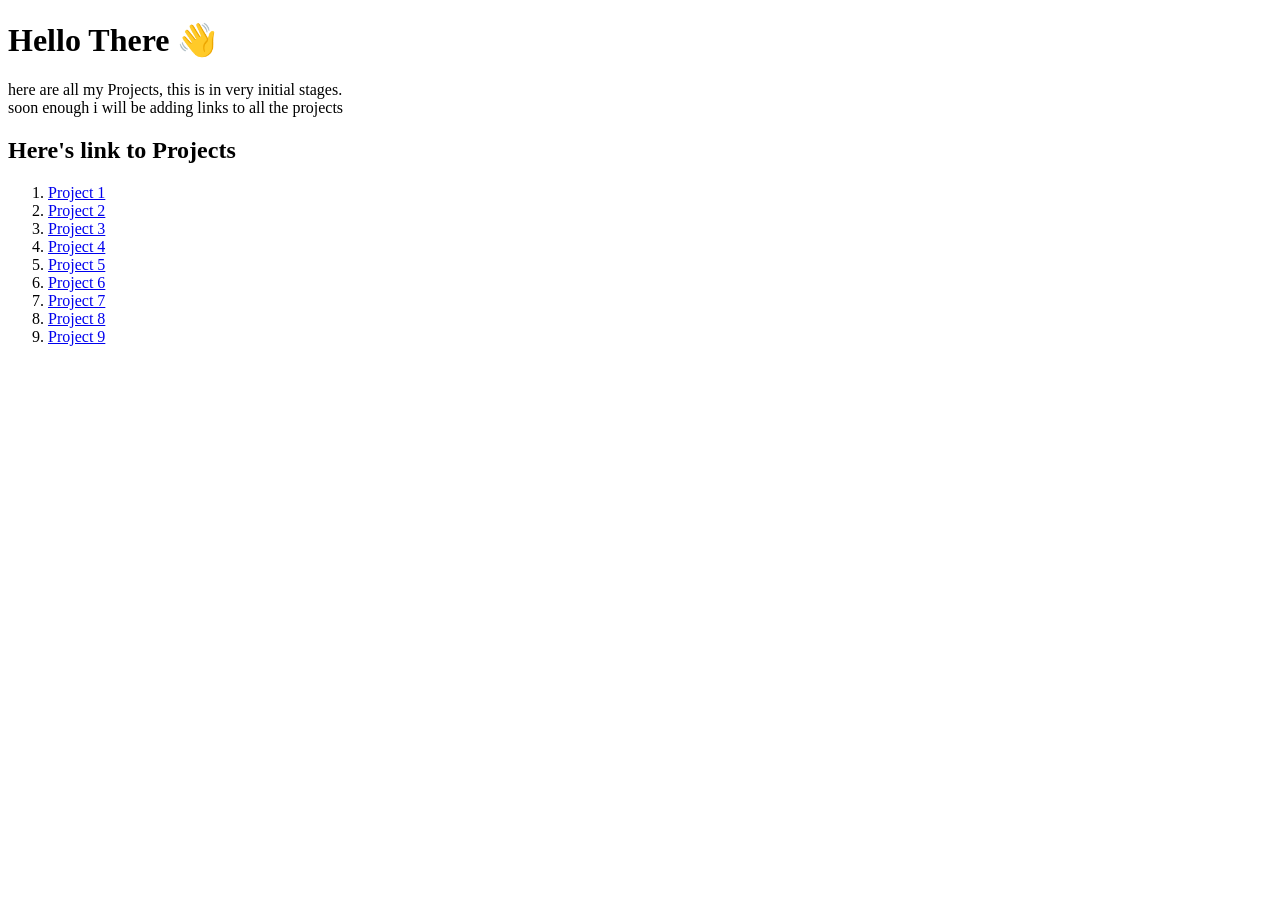
<file: index.html>
<!DOCTYPE html>
<html lang="en">

<head>
    <meta charset="UTF-8">
    <meta name="viewport" content="width=device-width, initial-scale=1.0">
    <meta name="Author" content="Yash Jayasaval">
    <meta name="description" content="Mini Fronted Projects made by Yash Jayasaval">
    <title>Frontend Projects</title>
    
    <link rel="icon" href="main-icon.png" type="image/X-icon">
</head>

<body>
    <h1>Hello There 👋</h1>
    <p>
        here are all my Projects, this is in very initial stages.
        <br>
        soon enough i will be adding links to all the projects
    </p>

    <h2>Here's link to Projects</h2>
    <ol>
        <li>
            <a href="project-1/index.html">Project 1</a>
        </li>
        <li>
            <a href="project-2/index.html">Project 2</a>
        </li>
        <li>
            <a href="project-3/index.html">Project 3</a>
        </li>
        <li>
            <a href="project-4/index.html">Project 4</a>
        </li>
        <li>
            <a href="project-5/index.html">Project 5</a>
        </li>
        <li>
            <a href="project-6/index.html">Project 6</a>
        </li>
        <li>
            <a href="project-7/index.html">Project 7</a>
        </li>
        <li>
            <a href="project-8/index.html">Project 8</a>
        </li>
        <li>
            <a href="project-9/index.html">Project 9</a>
        </li>
    </ol>
</body>

</html>
</file>
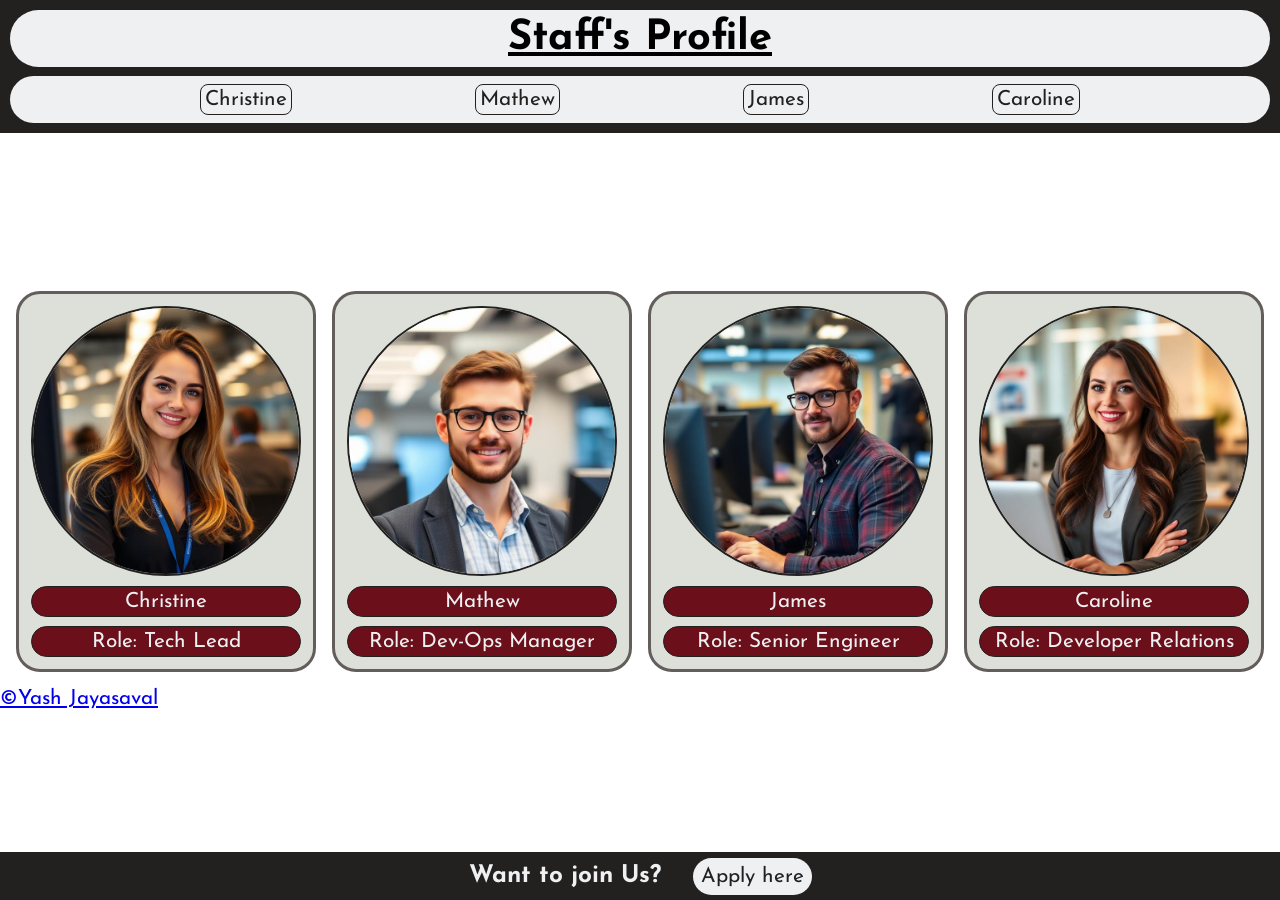
<file: project-1/index.html>
<!DOCTYPE html>
<html lang="en">

<head>
    <meta charset="UTF-8">
    <meta name="viewport" content="width=device-width, initial-scale=1.0">
    <meta name="Author" content="Yash Jayasaval">
    <meta name="description" content="Staff Profile Cards of a small Company">

    <link rel="stylesheet" href="css/style.css">
    <link rel="icon" href="profile.png">
    <title>Staff Profiles</title>
</head>

<body>
    <header>
        <h1 class="head">Staff's Profile</h1>
        <nav>
            <a href="#profile1">Christine</a>
            <a href="#profile2">Mathew</a>
            <a href="#profile3">James</a>
            <a href="#profile4">Caroline</a>
        </nav>
    </header>

    <main>
        <div class="container">
            <section id="profile1" class="card">
                <figure>
                    <img src="img/female1.jpg" alt="Tech Lead" width="640" height="640" title="Christine">
                    <figcaption>Christine</figcaption>
                    <p>Tech Lead</p>
                </figure>
            </section>

            <section id="profile2" class="card">
                <figure>
                    <img src="img/male1.jpg" alt="Mathew" width="640" height="640" title="Mathew">
                    <figcaption>Mathew</figcaption>
                    <div class="name">
                    <p class="nowrap">Dev-Ops Manager</p>
                </figure>
            </section>

            <section id="profile3" class="card">
                <figure>
                    <img src="img/male2.jpg" alt="Tech Lead" width="640" height="640" title="James">
                    <figcaption>James</figcaption>
                    <p class="nowrap">Senior Engineer</p>
                </figure>
            </section>

            <section id="profile4" class="card">
                <figure>
                    <img src="img/female2.jpg" alt="Manager" width="640" height="640" title="Caroline">
                    <figcaption>Caroline</figcaption>
                    <p class="nowrap">Developer Relations</p>
                </figure>
            </section>
        </div>

        <div class="copy">
            <a href="https://github.com/yashjaiswal2019" target="_blank">&copy;Yash Jayasaval</a>
        </div>
    </main>

    <footer>
        <h3>Want to join Us?</h3>
        <a href="join.html">Apply here</a>
    </footer>
</body>

</html>
</file>
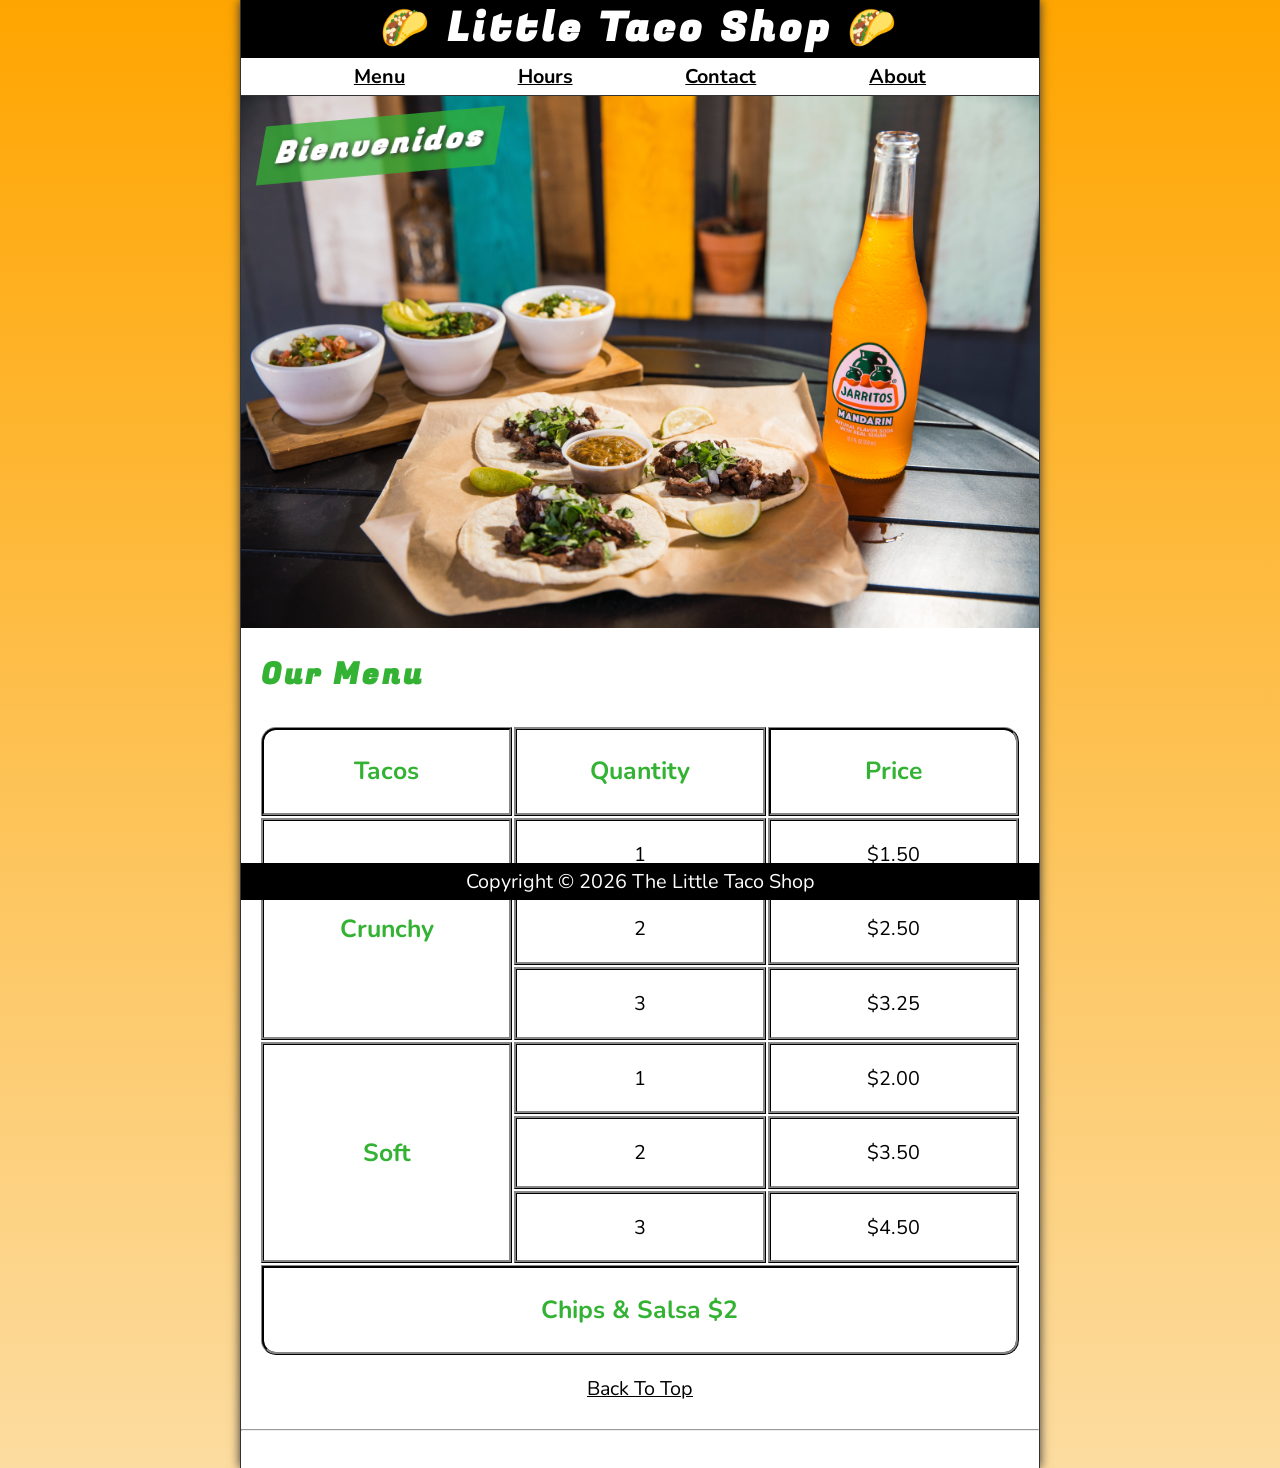
<file: project-2/index.html>
<!DOCTYPE html>
<html lang="en">

<head>
    <meta charset="UTF-8">
    <meta name="viewport" content="width=device-width, initial-scale=1.0">
    <meta name="author" content="Yash Jayasaval">
    <meta name="description" content="The official website for The Little Taco Shop">

    <title>The Little Taco Shop</title>

    <link rel="icon" href="favicon.ico" type="image/x-icon">
    <link rel="stylesheet" href="css/style.css">

    <script src="js/main.js" defer></script>
</head>

<body>
    <header class="header">
        <h1 class="header__h1">Little Taco Shop</h1>
        <nav class="header__nav">
            <ul class="header__ul">
                <li>
                    <a href="#menu">Menu</a>
                </li>
                <li>
                    <a href="hours.html">Hours</a>
                </li>
                <li>
                    <a href="contact.html">Contact</a>
                </li>
                <li>
                    <a href="about.html">About</a>
                </li>
            </ul>
        </nav>
    </header>

    <section class="hero">
        <h2 class="hero__h2">Bienvenidos</h2>
        <figure>
            <img src="img/tacos_and_drink_1000x667.png" alt="Tacos and a Drink" title="We love tacos!" width="1000"
                height="667">
            <figcaption class="off-screen">
                Tacos and a Drink
            </figcaption>
        </figure>
    </section>

    <main class="main">



        <article id="menu" class="main__article menu">
            <h2 class="menu__h2">Our Menu</h2>
            <table class="menu__container">
                <caption class="off-screen">Our Tacos</caption>
                <thead>
                    <tr>
                        <th class="menu__header" scope="col">Tacos</th>
                        <th class="menu__header" scope="col">Quantity</th>
                        <th class="menu__header" scope="col">Price</th>
                    </tr>
                </thead>
                <tbody>
                    <tr>
                        <th class="menu__item menu__cr" scope="row" rowspan="3">
                            Crunchy
                        </th>
                        <td class="menu__item">1</td>
                        <td class="menu__item">$1.50</td>
                    </tr>
                    <tr>
                        <td class="menu__item">2</td>
                        <td class="menu__item">$2.50</td>
                    </tr>
                    <tr>
                        <td class="menu__item">3</td>
                        <td class="menu__item">$3.25</td>
                    </tr>
                    <tr>
                        <th class="menu__item menu__sf" scope="row" rowspan="3">
                            Soft
                        </th>
                        <td class="menu__item">1</td>
                        <td class="menu__item">$2.00</td>
                    </tr>
                    <tr>
                        <td class="menu__item">2</td>
                        <td class="menu__item">$3.50</td>
                    </tr>
                    <tr>
                        <td class="menu__item">3</td>
                        <td class="menu__item">$4.50</td>
                    </tr>
                </tbody>
                <tfoot>
                    <tr>
                        <td class="menu__item menu__cs" colspan="3">
                            Chips &amp; Salsa $2
                        </td>
                    </tr>
                </tfoot>
            </table>

            <p class="center">
                <a href="#">Back To Top</a>
            </p>
        </article>
    </main>
    <hr>
    <footer class="footer">
        <p>
            <span class="nowrap">Copyright &copy; <time id="year"></time></span>
            <span class="nowrap"> The Little Taco Shop</span>
        </p>
    </footer>
</body>

</html>
</file>
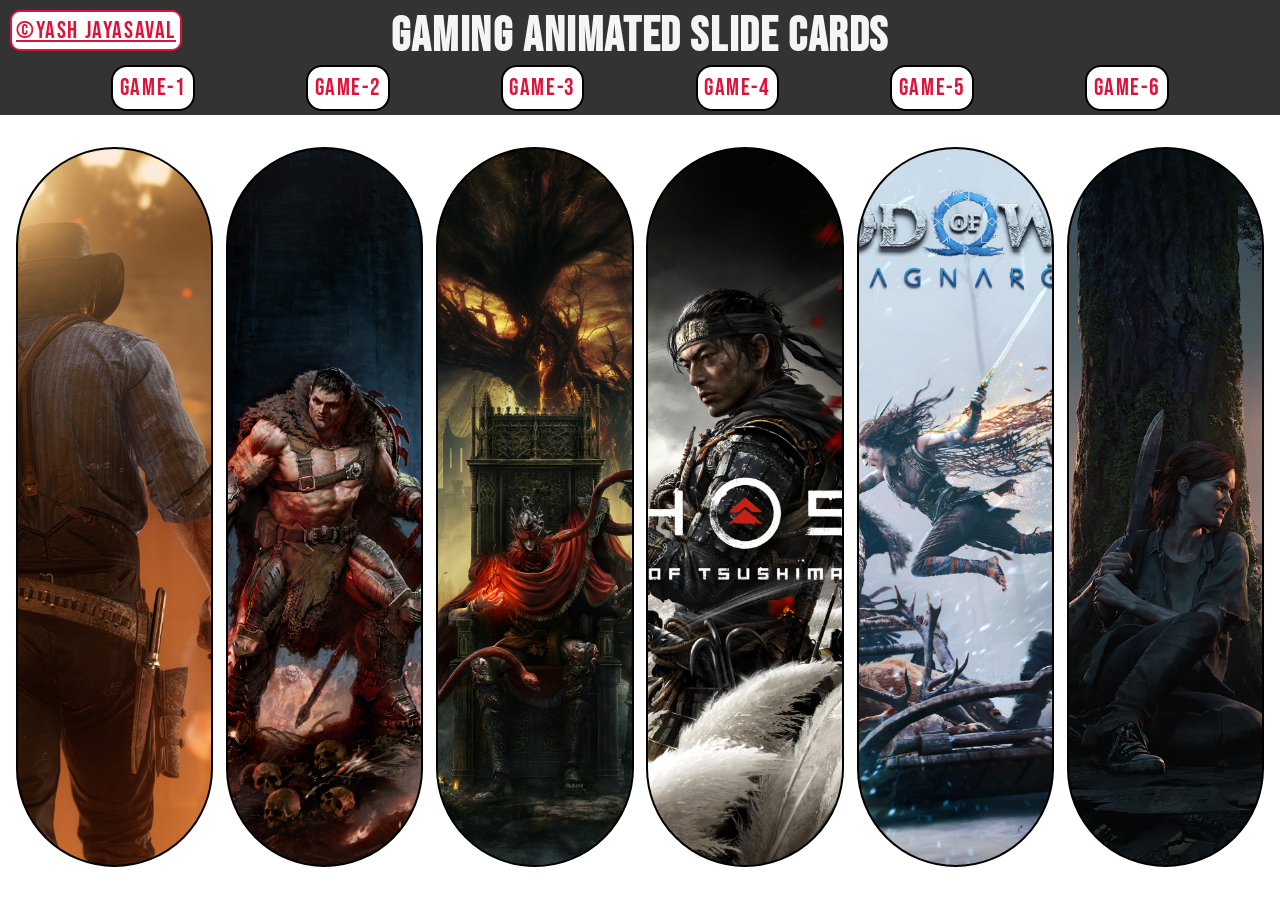
<file: project-3/index.html>
<!DOCTYPE html>
<html lang="en">

<head>
    <meta charset="UTF-8">
    <meta name="viewport" content="width=device-width, initial-scale=1.0">
    <meta name="Author" name="Yash Jayasaval">
    <meta name="description" content="Sliding and expanding Game Cards">
    <title>Game Cards</title>

    <link rel="icon" href="icon.png" type="img/png">
    <link rel="stylesheet" href="css/style.css">
</head>

<body>
    <header class="header">
        <h1 class="header__h1">Gaming Animated Slide Cards</h1>
        <div class="header__list">
            <a href="#game-1">Game-1</a>
            <a href="#game-2">Game-2</a>
            <a href="#game-3">Game-3</a>
            <a href="#game-4">Game-4</a>
            <a href="#game-5">Game-5</a>
            <a href="#game-6">Game-6</a>
        </div>
    </header>

    <main>
        <div class="container">
            <div class="card game-1" id="game-1">
                <h1 class="card__heading ">Red Dead Redemption 2</h1>
            </div>

            <div class="card game-2" id="game-2">
                <h1 class="card__heading ">Doom: The Dark Age</h1>
            </div>

            <div class="card game-3" id="game-3">
                <h1 class="card__heading ">Elden ring</h1>
            </div>

            <div class="card game-4" id="game-4">
                <h1 class="card__heading ">Ghost of Tsushima</h1>
            </div>

            <div class="card game-5" id="game-5">
                <h1 class="card__heading ">God of War-Ragnarok</h1>
            </div>

            <div class="card game-6" id="game-6">
                <h1 class="card__heading ">The Last of Us Part II</h1>
            </div>
        </div>
    </main>
</body>

</html>
</file>
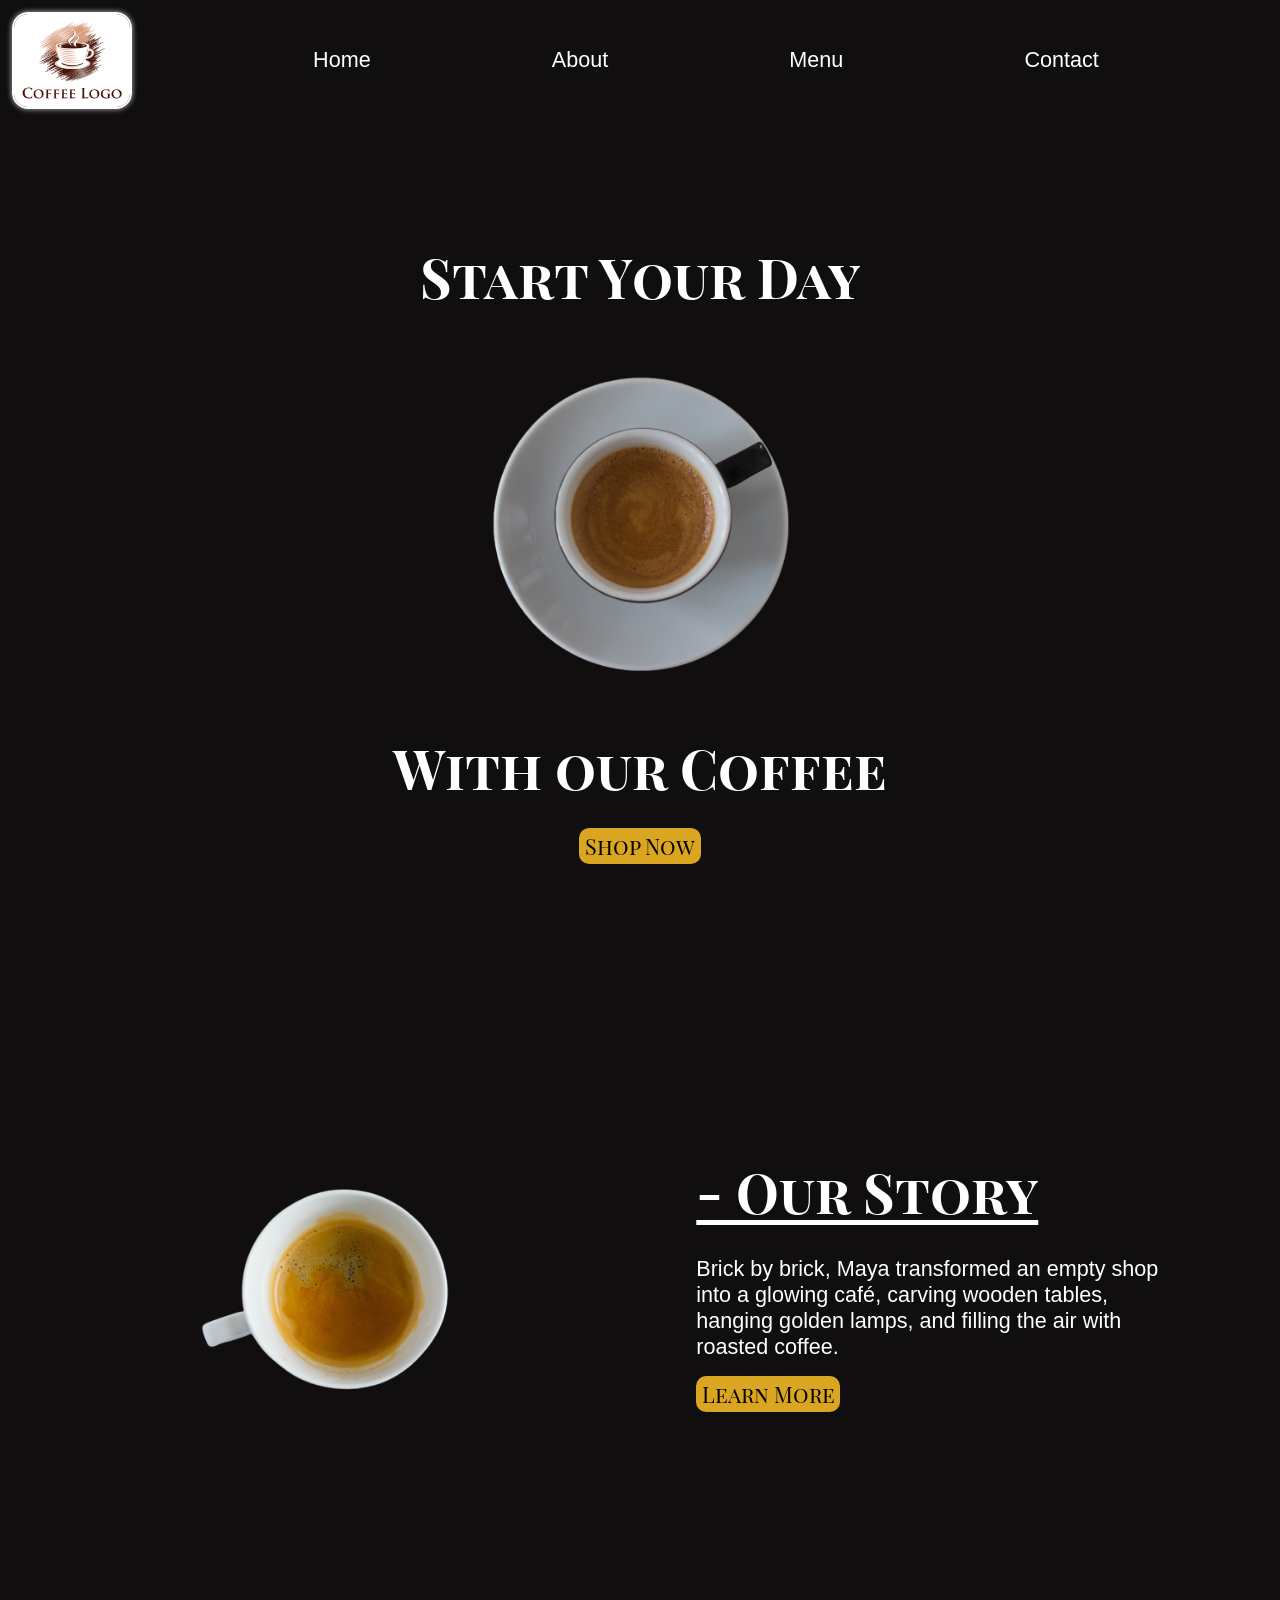
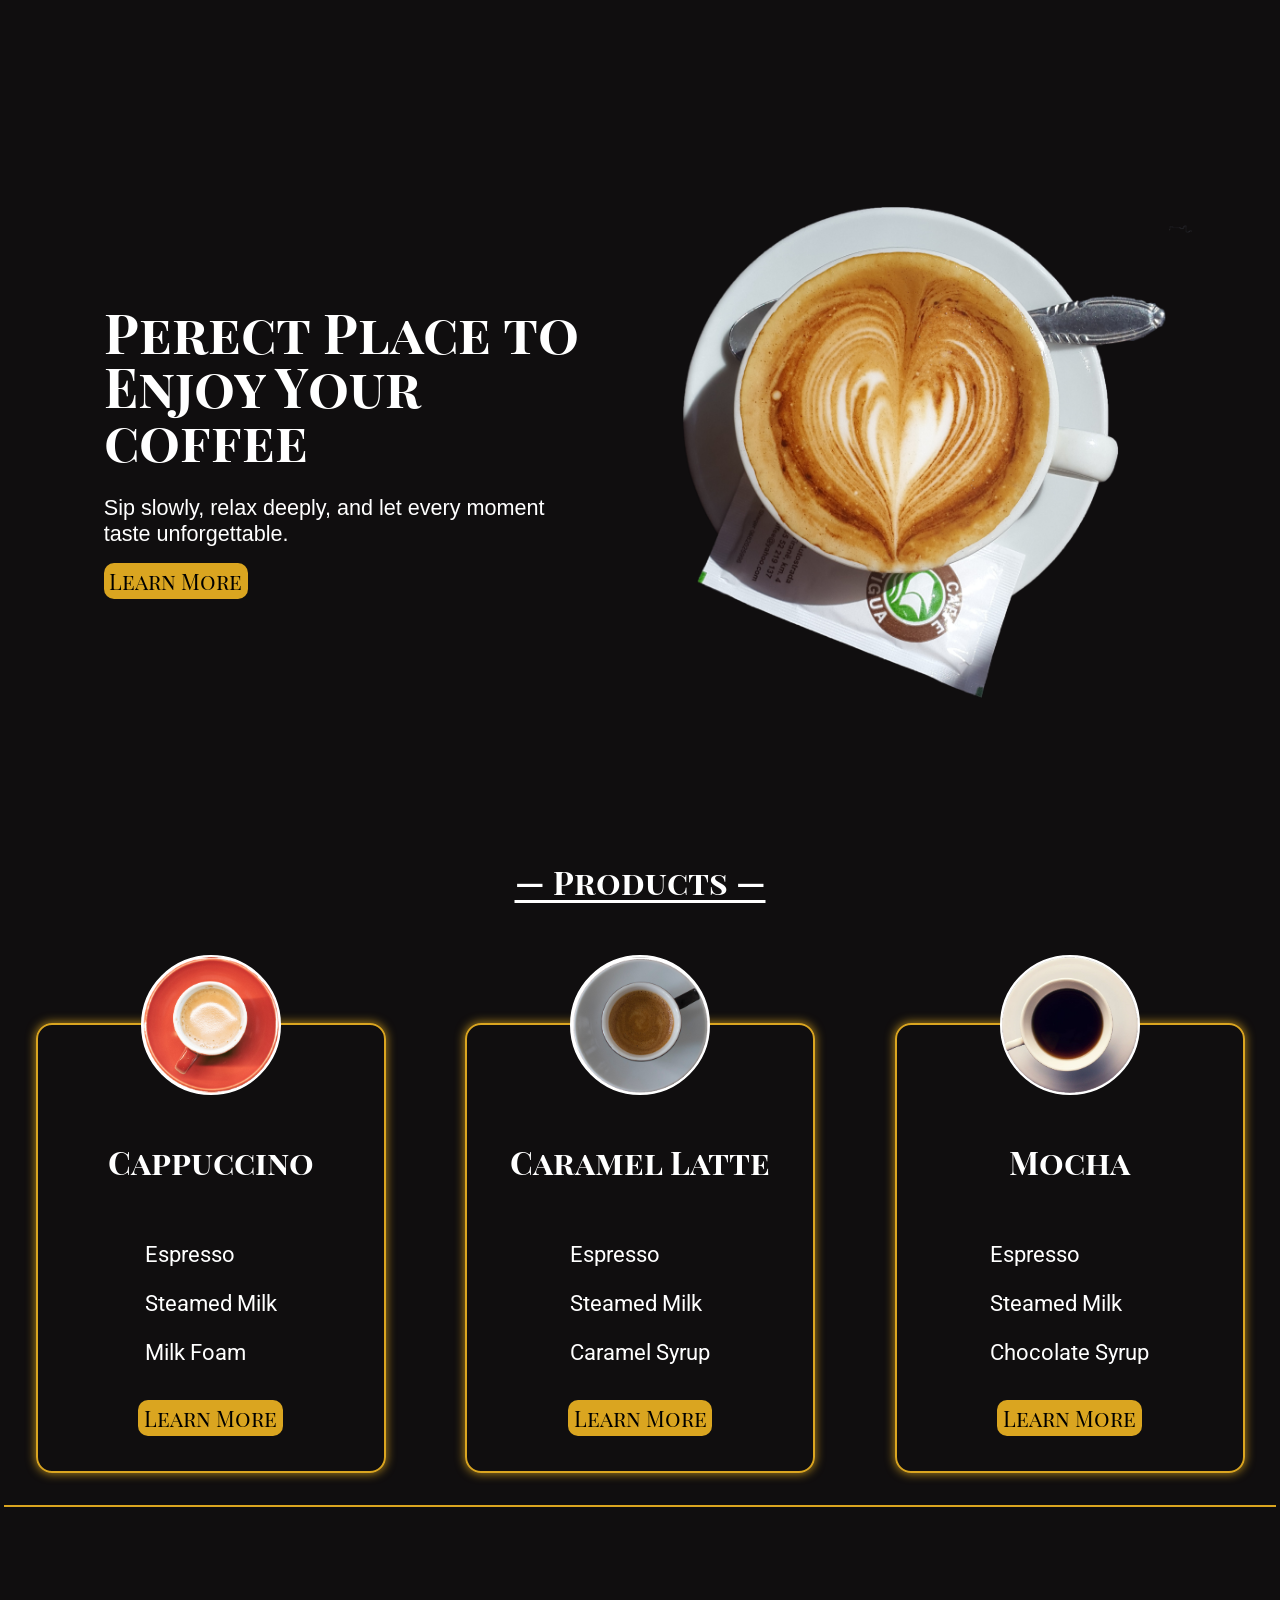
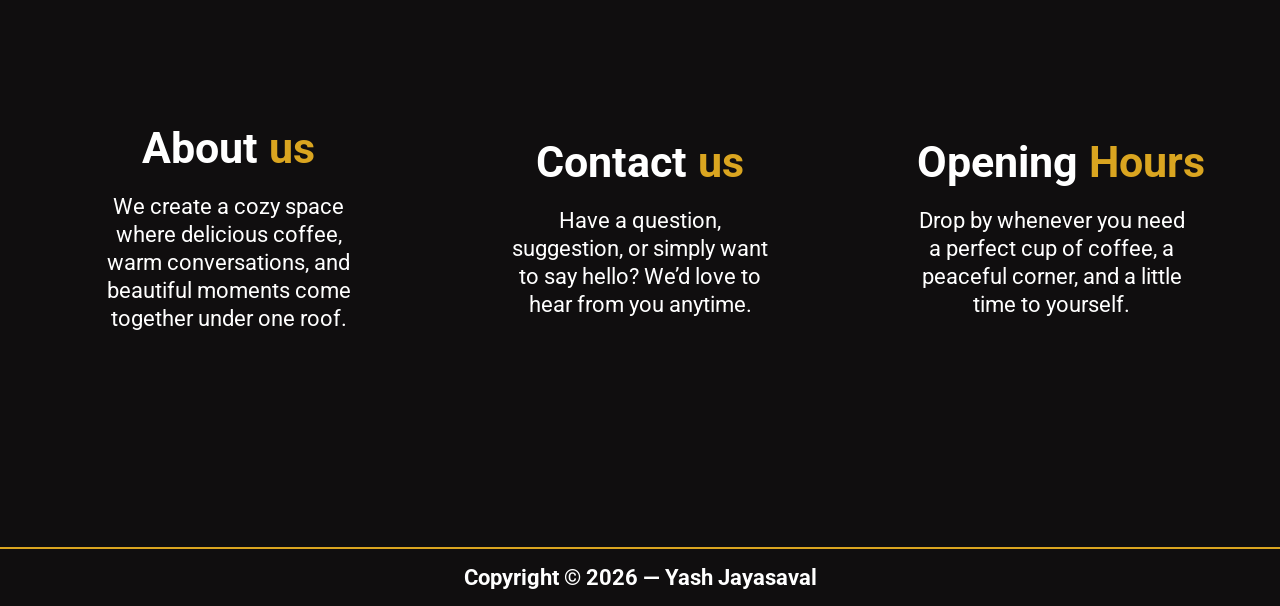
<file: project-4/index.html>
<!DOCTYPE html>
<html lang="en">

<head>
    <meta charset="UTF-8">
    <meta name="viewport" content="width=device-width, initial-scale=1.0">
    <meta name="author" content="Yash Jayasaval">
    <meta name="description" content="This is the landing page of a coffee Brand">
    <title>Coffee</title>

    <link rel="stylesheet" href="css/style.css">
    <link rel="icon" href="coffee-icon.jpg" type="img/X-icon">
</head>

<body>
    <header class="header">
        <figure>
            <img class="logo" src="Images/coffeeLogo.png" alt="coffee" width="412" height="330">
            <figcaption class="offscreen">Coffee Logo</figcaption>
        </figure>
        <nav class="header__nav">
            <a href="">Home</a>
            <a href="#about">About</a>
            <a href="#menu">Menu</a>
            <a href="#contact">Contact</a>
        </nav>
    </header>

    <main class="main">
        <div class="hero">
            <h1 class="nowrap hero__top">Start Your Day</h1>
            <img src="Images/3.png" alt="">
            <h1 class="nowrap hero__bottom">With our Coffee</h1>
            <a class="btn hero__btn" href="">Shop Now</a>
        </div>

        <section class="slide slide--1">
            <img class="slide-img" src="Images/pexels-chitokan-2183027-removebg-preview.png" alt="coffee" width="613"
                height="407">
            <div class="slide_content">
                <h1 class="slide_content__h1 slide--1__h1">- Our Story</h1>
                <br>
                <p class="slide_content__p">Brick by brick, Maya transformed an empty shop into a glowing café, carving wooden tables, hanging golden lamps, and filling the air with roasted coffee.</p>
                <a class="btn slide-btn" href="">Learn More</a>
            </div>
        </section>

        <section class="slide slide--2">
            <img class="slide-img" src="Images/2.png" alt="coffee" width="2197" height="2128">
            <div class="slide_content">
                <h1 class="slide_content__h1 slide--2__h1">Perect Place to Enjoy Your coffee</h1>
                <br>
                <p class="slide_content__p">Sip slowly, relax deeply, and let every moment taste unforgettable.</p>
                <a class="btn slide-btn" href="">Learn More</a>
            </div>
        </section>

        <article class="products" id="menu">
            <h1>&mdash; Products &mdash;</h1>
            <div class="container">
                <div class="card">
                    <div class="card__img card--1__img"></div>
                    <h2>Cappuccino</h2>
                    <ul>
                        <li>Espresso</li>
                        <li>Steamed Milk</li>
                        <li>Milk Foam</li>
                    </ul>
                    <a href="" class="btn">Learn More</a>
                </div>
                
                <div class="card">
                    <div class="card__img card--2__img"></div>
                    <h2>Caramel Latte</h2>
                    <ul>
                        <li>Espresso</li>
                        <li>Steamed Milk</li>
                        <li>Caramel Syrup</li>
                    </ul>
                    <a href="" class="btn">Learn More</a>
                </div>

                <div class="card">
                    <div class="card__img card--3__img"></div>
                    <h2>Mocha</h2>
                    <ul>
                        <li>Espresso</li>
                        <li>Steamed Milk</li>
                        <li>Chocolate Syrup</li>
                    </ul>
                    <a href="" class="btn">Learn More</a>
                </div>
            </div>
        </article>
        </article>
    </main>

    <footer>
        <div class="details-container">
        <div class="details" id="about">
            <h1>About <span class="color">us</span></h1>
            <p>We create a cozy space where delicious coffee, warm conversations, and beautiful moments come together under one roof.</p>
        </div>
        <div class="details" id="contact">
            <h1>Contact <span class="color">us</span></h1>
            <p>Have a question, suggestion, or simply want to say hello? We’d love to hear from you anytime.</p>
        </div>
        <div class="details">
            <h1 class="nowrap">Opening <span class="color">Hours</span></h1>
            <p>Drop by whenever you need a perfect cup of coffee, a peaceful corner, and a little time to yourself.</p>
        </div>
        </div>
    </footer>
    <p class="copyright nowrap">Copyright &copy; 2026 &mdash; Yash Jayasaval</p>
</body>

</html>
</file>
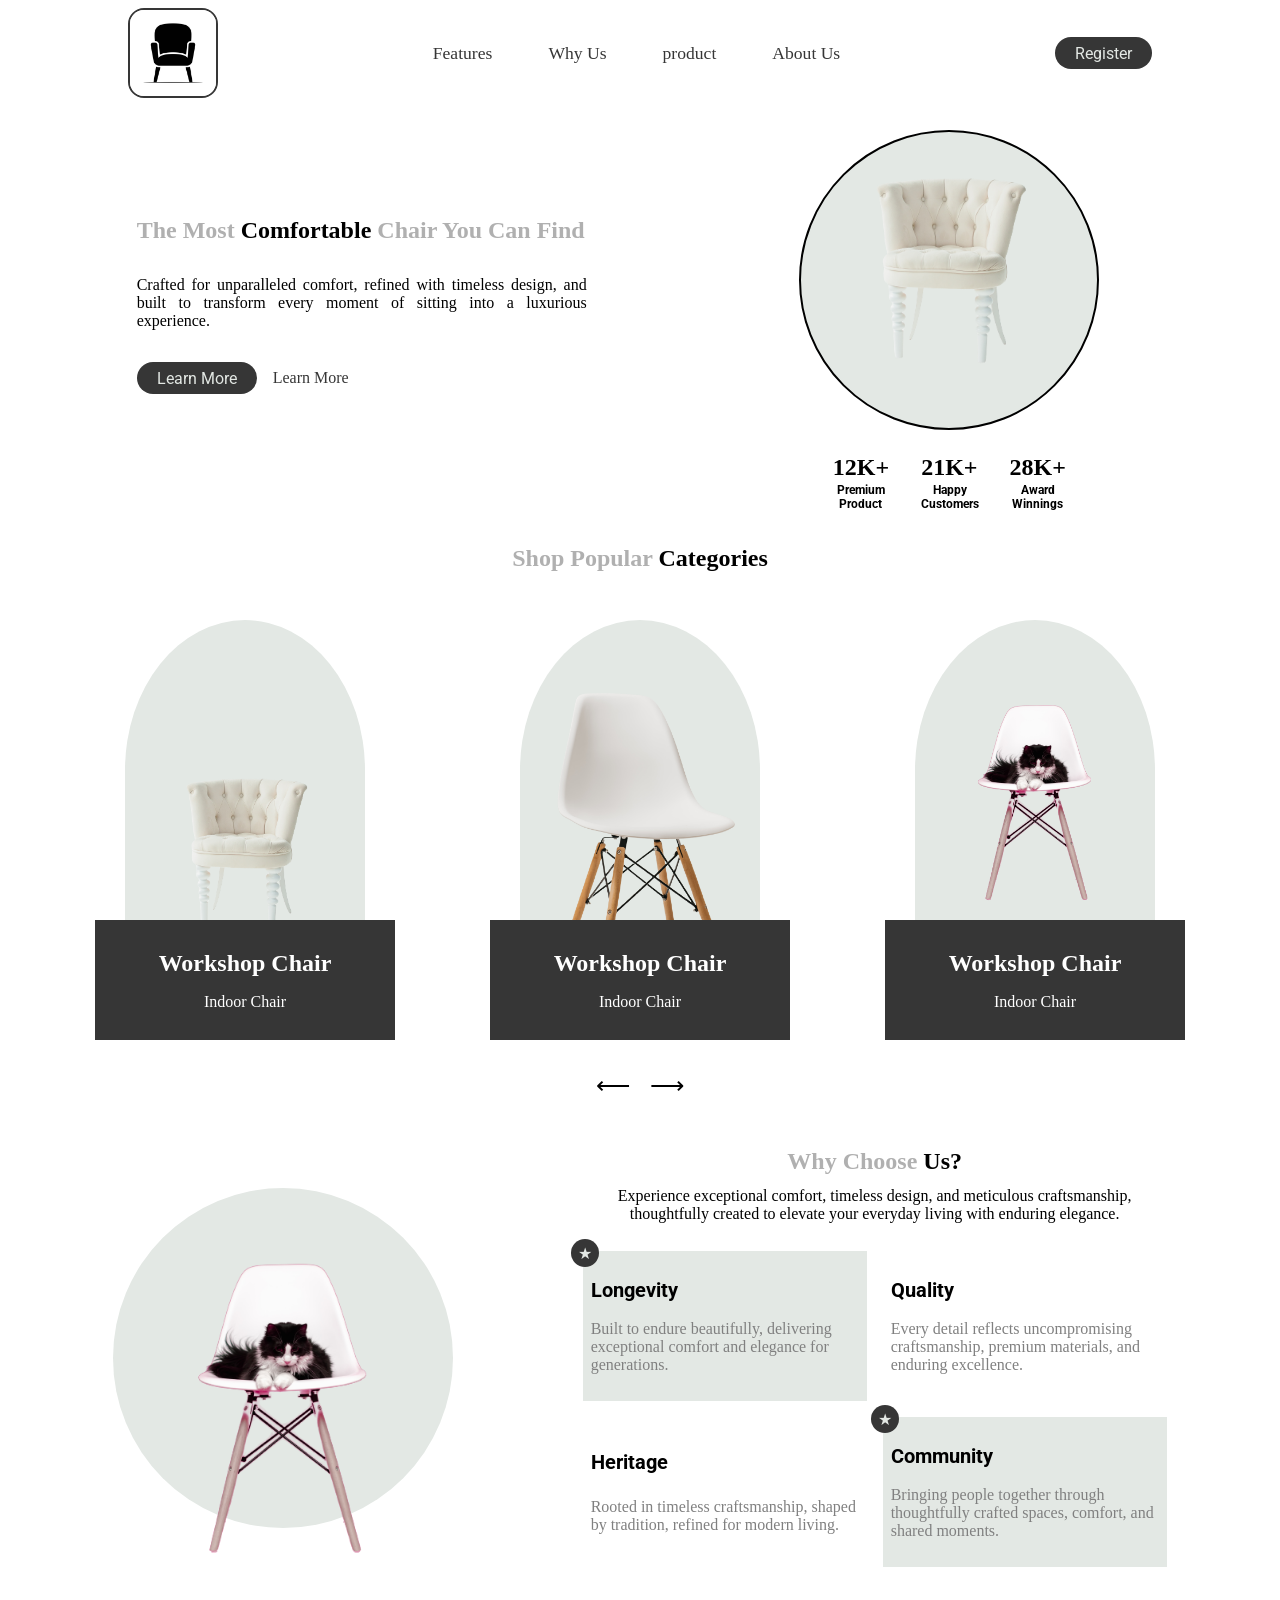
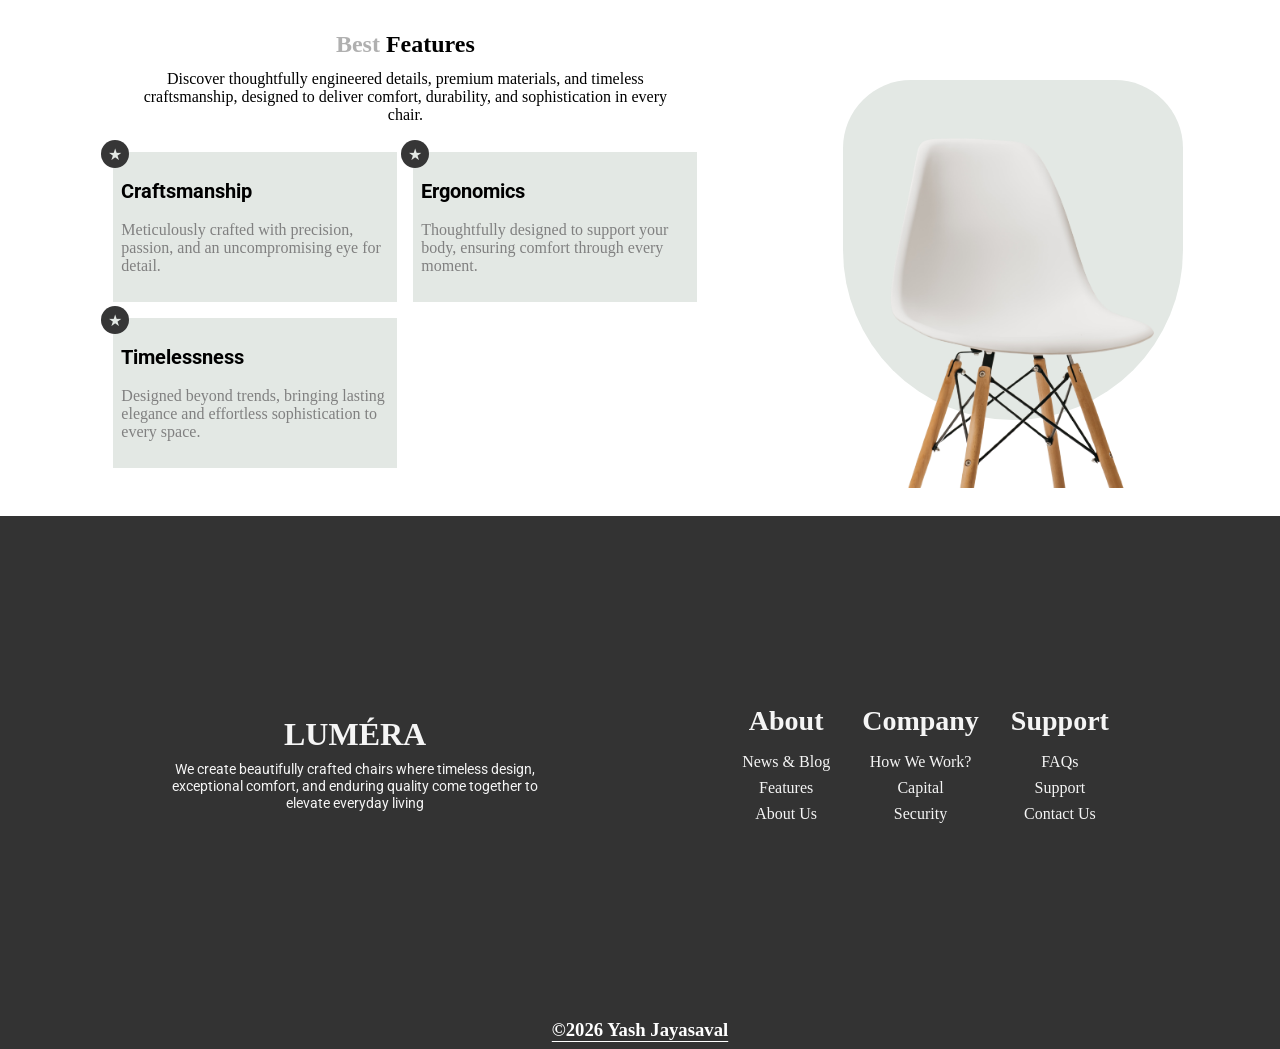
<file: project-5/index.html>
<!DOCTYPE html>
<html lang="en">

<head>
    <meta charset="UTF-8">
    <meta name="viewport" content="width=device-width, initial-scale=1.0">
    <meta name="author" content="Yash Jayasaval">
    <meta name="description" content="A Chair Furniture shop's Website">

    <title>Luxury Chairs</title>
    <link rel="icon" href="img/chair-icon.jpg" type="img/X-icon">
    <link rel="stylesheet" href="css/style.css">
</head>

<body>
    <header class="header">
        <div class="header_container">
            <img src="img/chair-icon.jpg" alt="char-logo" class="logo" width="612" height="612">
            <nav class="header__nav">
                <a href="#features">Features</a>
                <a href="#why-us">Why Us</a>
                <a href="#product-list">product</a>
                <a href="#about-us" class="nowrap">About Us</a>
            </nav>
            <div class="btn">Register</div>
        </div>
    </header>

    <main>
        <section class="hero">
            <div class="hero__right">
                <div class="hero__img"></div>
                <div class="hero__stats">
                    <h1 class="hero__stats--review review-product">12K+</h1>
                    <h1 class="hero__stats--review review-customer">21K+</h1>
                    <h1 class="hero__stats--review review-awards">28K+</h1>
                </div>
            </div>
            <div class="hero__content">
                <h1><span class="highlight">The Most</span> Comfortable <span class="highlight">Chair You Can
                        Find</span></h1>
                <p>Crafted for unparalleled comfort, refined with timeless design, and built to transform every moment
                    of sitting into a luxurious experience.</p>
                <div class="hero__links">
                    <a href="" class="btn">Learn More</a>
                    <a href="" class="normal-link">Learn More</a>
                </div>
            </div>
        </section>

        <article class="product-section" id="product-list">
            <h1><span class="highlight">Shop Popular</span> Categories</h1>
            <div class="product-list__container">
                <div class="product-list">
                    <div class="product__card">
                        <div class="product__card__img">
                            <img src="img/3.png" alt="chair" width="407" height="612">
                        </div>
                        <div class="product__card__details">
                            <h1>Workshop Chair</h1>
                            <p>Indoor Chair</p>
                        </div>
                    </div>

                    <div class="product__card">
                        <div class="product__card__img">
                            <img src="img/2.png" alt="chair" width="440" height="567">
                        </div>
                        <div class="product__card__details">
                            <h1>Workshop Chair</h1>
                            <p>Indoor Chair</p>
                        </div>
                    </div>

                    <div class="product__card">
                        <div class="product__card__img">
                            <img src="img/5.png" alt="chair" width="447" height="558">
                        </div>
                        <div class="product__card__details">
                            <h1>Workshop Chair</h1>
                            <p>Indoor Chair</p>
                        </div>
                    </div>
                </div>
            </div>

            <div class="product-section__btn">
                <button>&longleftarrow;</button>
                <button>&longrightarrow;</button>
            </div>
        </article>

        <!-- Panel-Section-start -->
        <article class="panel-section" id="why-us">
            <div class="panel__img-container">
                <div class="panel__img-layer">
                    <img src="img/5.png">
                </div>
            </div>
            <div class="panel__details">
                <h1><span class="highlight">Why Choose</span> Us?</h1>
                <p class="text-center">Experience exceptional comfort, timeless design, and meticulous craftsmanship,
                    thoughtfully created to elevate your everyday living with enduring elegance.</p>
                <div class="panel__cards-container">
                    <div class="panel__card panel__card--star">
                        <h1>Longevity</h1>
                        <p>Built to endure beautifully, delivering exceptional comfort and elegance for generations.</p>
                    </div>
                    <div class="panel__card">
                        <h1>Quality</h1>
                        <p>Every detail reflects uncompromising craftsmanship, premium materials, and enduring
                            excellence.</p>
                    </div>
                    <div class="panel__card">
                        <h1>Heritage</h1>
                        <p>Rooted in timeless craftsmanship, shaped by tradition, refined for modern living.</p>
                    </div>
                    <div class="panel__card panel__card--star">
                        <h1>Community</h1>
                        <p>Bringing people together through thoughtfully crafted spaces, comfort, and shared moments.
                        </p>
                    </div>
                </div>
            </div>
        </article>

        <article class="panel-section" id="features">
            <div class="panel__img-container img-pos-right">
                <div class="panel__img-layer panel__img-layer--2">
                    <img src="img/2.png">
                </div>
            </div>
            <div class="panel__details">
                <h1><span class="highlight">Best</span> Features</h1>
                <p class="text-center">Discover thoughtfully engineered details, premium materials, and timeless
                    craftsmanship, designed to deliver comfort, durability, and sophistication in every chair.</p>
                <div class="panel__cards-container">
                    <div class="panel__card panel__card--star">
                        <h1>Craftsmanship</h1>
                        <p>Meticulously crafted with precision, passion, and an uncompromising eye for detail.</p>
                    </div>
                    <div class="panel__card panel__card--star">
                        <h1>Ergonomics</h1>
                        <p>Thoughtfully designed to support your body, ensuring comfort through every moment.</p>
                    </div>
                    <div class="panel__card panel__card--star">
                        <h1>Timelessness</h1>
                        <p>Designed beyond trends, bringing lasting elegance and effortless sophistication to every
                            space.</p>
                    </div>
                </div>
            </div>
        </article>
        <!-- Panel-Section-End -->

        <!-- Footer-Section -->
        <footer class="footer" id="about-us">
            <div class="footer__details">
                <h1>LUMÉRA</h1>
                <p>We create beautifully crafted chairs where timeless design, exceptional comfort, and enduring quality
                    come together to elevate everyday living</p>
            </div>

            <div class="footer__links">
                <div class="footer__links__card">
                    <h1>About</h1>
                    <a href="">News & Blog</a>
                    <a href="">Features</a>
                    <a href="">About Us</a>
                </div>
                <div class="footer__links__card">
                    <h1>Company</h1>
                    <a href="">How We Work?</a>
                    <a href="">Capital</a>
                    <a href="">Security</a>
                </div>
                <div class="footer__links__card">
                    <h1>Support</h1>
                    <a href="">FAQs</a>
                    <a href="">Support</a>
                    <a href="">Contact Us</a>
                </div>
            </div>
        </footer>
        <h3 class="copyright">&copy;2026 Yash Jayasaval</h3>
    </main>

</body>

</html>
</file>
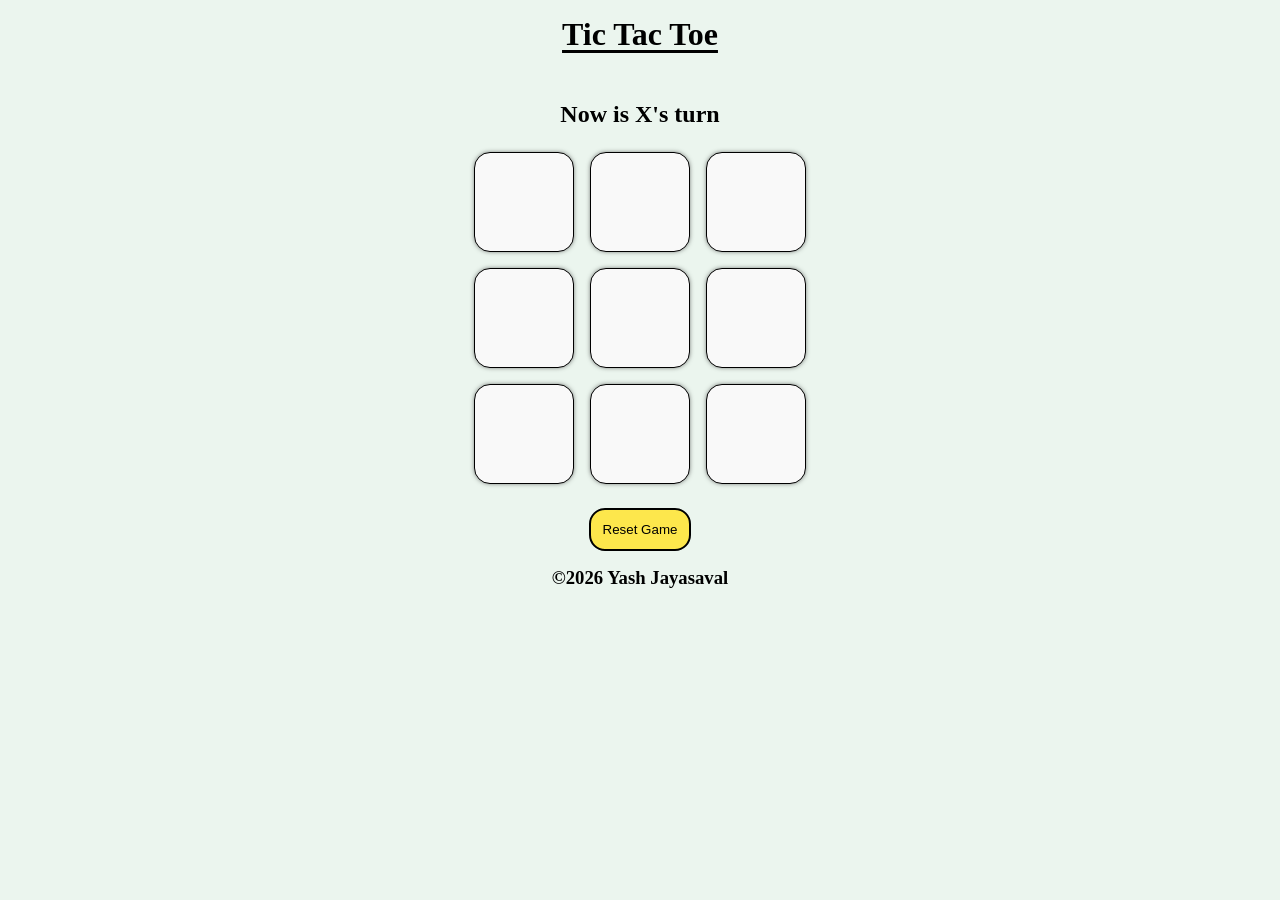
<file: project-6/index.html>
<!DOCTYPE html>
<html lang="en">

<head>
    <meta charset="UTF-8">
    <meta name="viewport" content="width=device-width, initial-scale=1.0">
    <meta name="author" content="Yash Jayasaval">
    <meta name="description" content="A Chair Furniture shop's Website">

    <title>Tic Tac Toe</title>
    <link rel="icon" href="tic-tac.png" type="img/X-icon">
    <link rel="stylesheet" href="style.css">
</head>

<body>
    <main>
        <h1 class="title">Tic Tac Toe</h1>
        <div class="container">
            <h2 class="player-turn">Now is <span>X</span>'s turn</h2>
            <div class="game-container">
                <button class="box"></button>
                <button class="box"></button>
                <button class="box"></button>
                <button class="box"></button>
                <button class="box"></button>
                <button class="box"></button>
                <button class="box"></button>
                <button class="box"></button>
                <button class="box"></button>
            </div>
            <div class="winner-announce">winner</div>
            <button class="btn" id="new-game-btn">New Game</button>
            <button class="btn" id="reset-btn">Reset Game</button>
        </div>
        <script src="script.js"></script>
    </main>
    <h3 class="copyright">&copy;2026 Yash Jayasaval</h3>
</body>

</html>
</file>
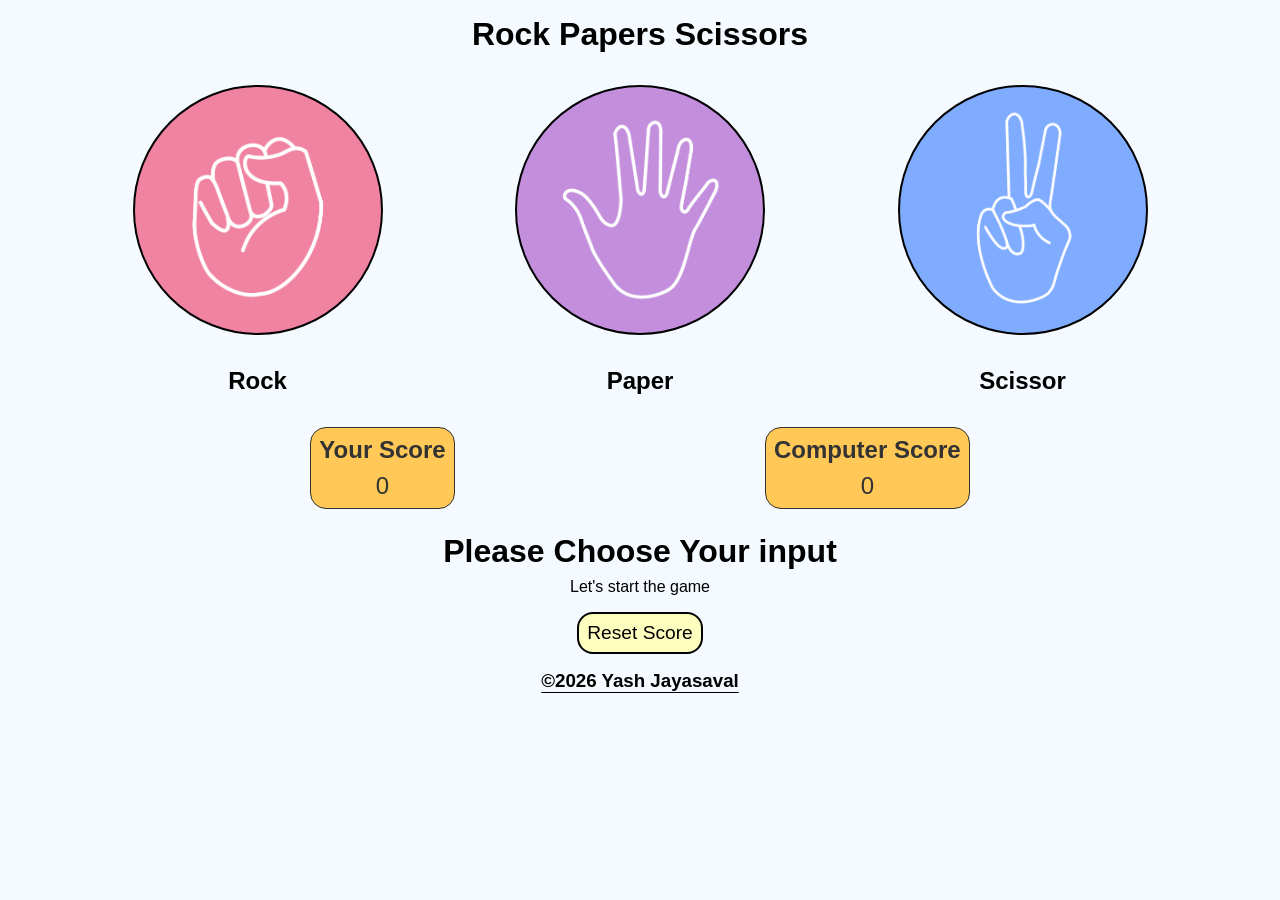
<file: project-7/index.html>
<!DOCTYPE html>
<html lang="en">

<head>
    <meta charset="UTF-8">
    <meta name="viewport" content="width=device-width, initial-scale=1.0">
    <title>Rock Papers Scissors</title>
    <link rel="stylesheet" href="style.css">
</head>

<body>
    <h1 class="heading">Rock Papers Scissors</h1>

    <div class="choices-container">
        <div class="choice-card">
            <div class="choice rock" id="rock"></div>
            <h2>Rock</h2>
        </div>
        
        <div class="choice-card">
            <div class="choice paper" id="paper"></div>
            <h2>Paper</h2>
        </div>
        
        <div class="choice-card">
            <div class="choice scissor" id="scissor"></div>
            <h2>Scissor</h2>
        </div>
    </div>

    <div class="score-board">
        <div class="score">
            <h2>Your Score</h2>
            <p id="user-score">0</p>
        </div>

        <div class="score">
            <h2>Computer Score</h2>
            <p id="computer-score">0</p>
        </div>
    </div>

    <div class="msg-container">
        <h1>Please Choose Your input</h1>
        <p>Let's start the game</p>
    </div>
    <button class="btn" id="reset-btn">Reset Score</button>

    <h3 class="copyright">&copy;2026 Yash Jayasaval</h3>

    <script src="app.js"></script>
</body>

</html>
</file>
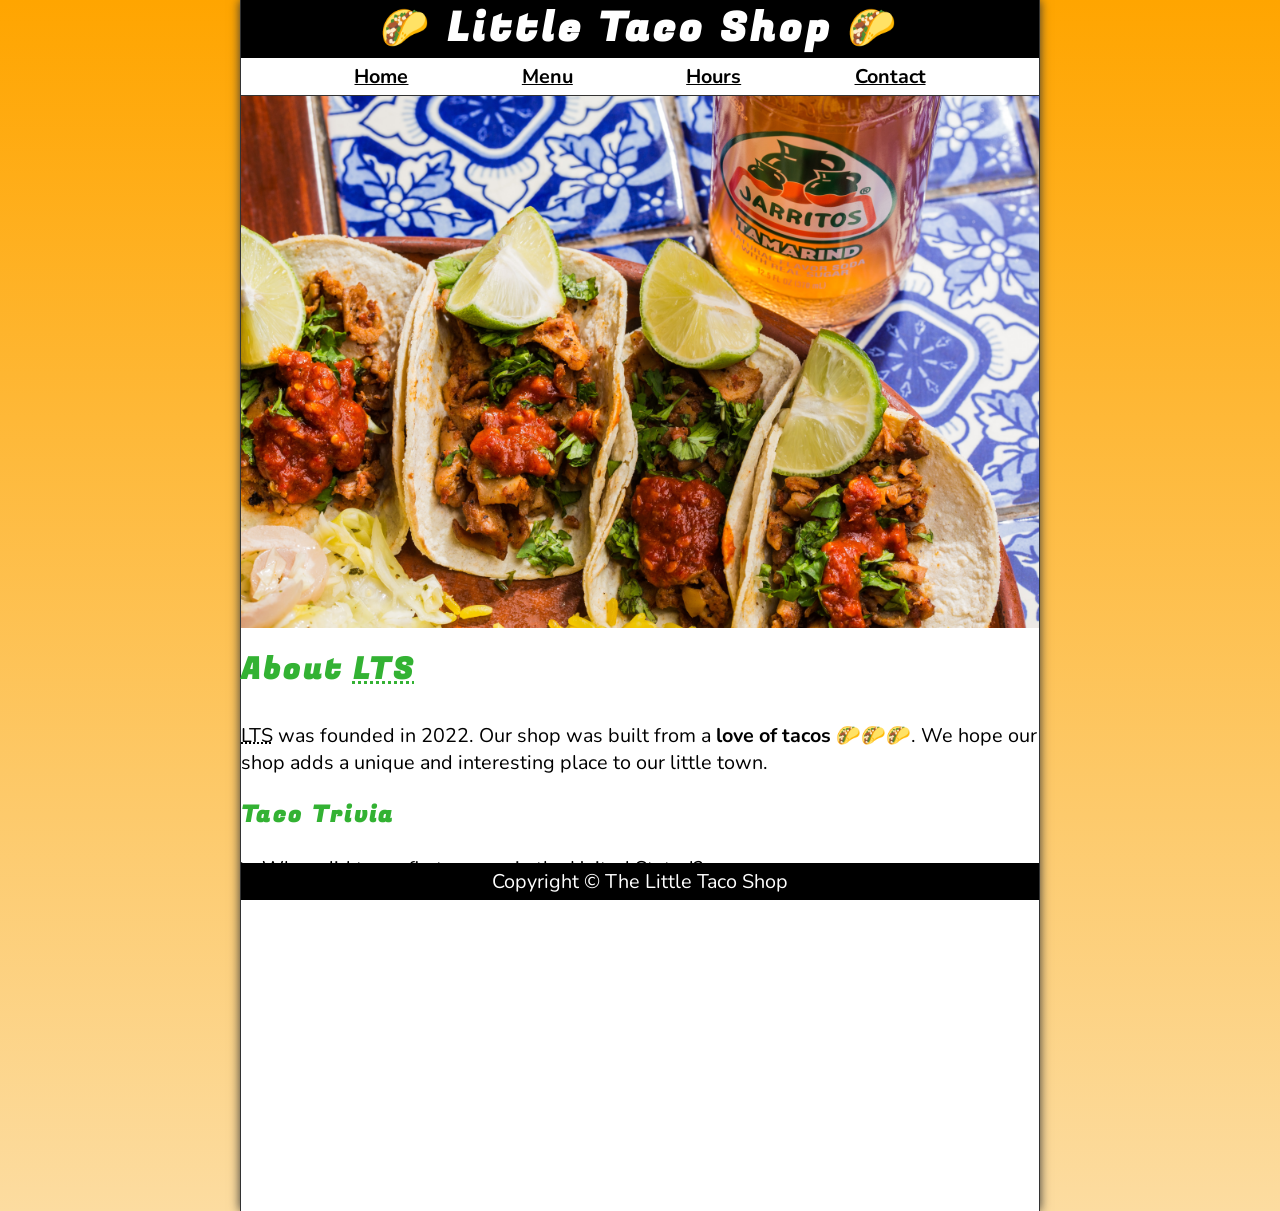
<file: project-2/about.html>
<!DOCTYPE html>
<html lang="en">

<head>
    <meta charset="UTF-8">
    <meta name="viewport" content="width=device-width, initial-scale=1.0">
    <meta name="author" content="Yash Jayasaval">
    <meta name="description" content="The official website for The Little Taco Shop">

    <title>About - LTS</title>

    <link rel="icon" href="favicon.ico" type="image/x-icon">
    <link rel="stylesheet" href="css/style.css">
</head>

<body>

    <header class="header">
        <h1 class="header__h1">Little Taco Shop</h1>
        <nav class="header__nav">
            <ul class="header__ul">
                <li>
                    <a href="index.html">Home</a>
                </li>
                <li>
                    <a href="index.html#menu">Menu</a>
                </li>
                <li>
                    <a href="hours.html">Hours</a>
                </li>
                <li>
                    <a href="contact.html">Contact</a>
                </li>

            </ul>
        </nav>
    </header>

    <section class="hero">
        <figure>
            <img src="img/tacos_delicioso_1000x667.png" alt="Tacos Delicioso" title="Taco Delicioso!" width="1000"
                height="667">
            <figcaption class="off-screen">
                Try these delicious Tacos
            </figcaption>
        </figure>
    </section>

    <main class="about">

        <article id="about" class="main__article about">
            <h2>About <abbr title="The Little Taco Shop">LTS</abbr></h2>
            <p>
                <abbr title="The Little Taco Shop">LTS</abbr> was founded in <time datetime="2022">2022</time>. Our shop
                was built from a <strong>love of tacos</strong> 🌮🌮🌮. We hope our shop adds a unique and interesting
                place to our little town.
            </p>
            <aside class="about__trivia">
                <h3>Taco Trivia</h3>
                <details>
                    <summary>When did tacos first appear in the United Stated?</summary>
                    <p class="about__trivianswer">
                        Jeffrey M. Pilcher, taco historian and professor of history at the University of Minnesota, says
                        the earliest mention of tacos in the United States are in a newspaper from <time
                            datetime="1905">1905</time>. (Source: <cite><a
                                href="https://www.smithsonianmag.com/arts-culture/where-did-the-taco-come-from-81228162/"
                                target="_blank">Smithsonian Magazine</a></cite>)
                    </p>
                </details>
            </aside>
        </article>
    </main>

    <footer class="footer">
        <p>
            <span class="nowrap">Copyright &copy; <time id="year"></time></span>
            <span class="nowrap"> The Little Taco Shop</span>
        </p>
    </footer>
</body>

</html>
</file>
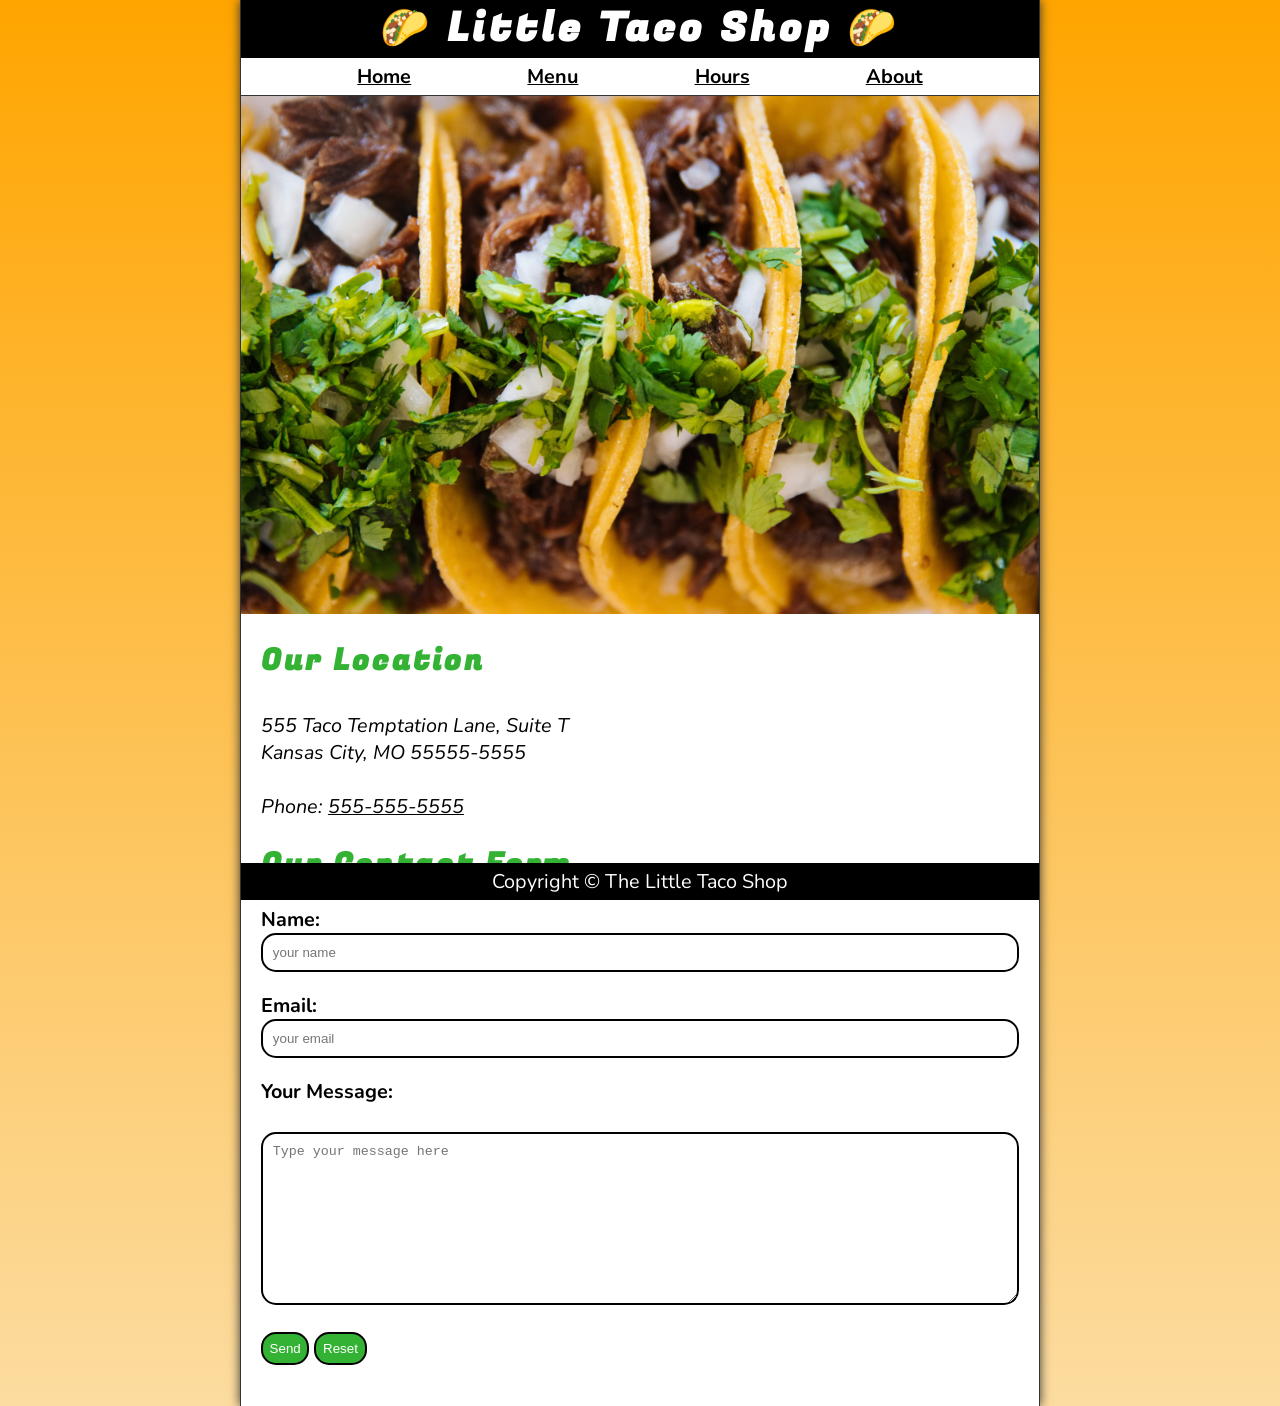
<file: project-2/contact.html>
<!DOCTYPE html>
<html lang="en">

<head>
    <meta charset="UTF-8">
    <meta name="viewport" content="width=device-width, initial-scale=1.0">
    <meta name="author" content="Yash Jayasaval">
    <meta name="description" content="The official website for The Little Taco Shop">

    <title>Contact US - LTS</title>

    <link rel="icon" href="favicon.ico" type="image/x-icon">
    <link rel="stylesheet" href="css/style.css">
</head>

<body>
    <header class="header">
        <h1 class="header__h1">Little Taco Shop</h1>
        <nav class="header__nav">
            <ul class="header__ul">
                <li>
                    <a href="index.html">Home</a>
                </li>

                <li>
                    <a href="index.html#menu">Menu</a>
                </li>
                <li>
                    <a href="hours.html">Hours</a>
                </li>
                <li>
                    <a href="about.html">About</a>
                </li>
            </ul>
        </nav>
    </header>

    <section>
        <figure>
            <img src="img/tacos_close_up_1000x649.png" alt="Little Taco Shop Tacos" title="Tacos ready to eat!"
                width="1000" height="649">
            <figcaption class="off-screen">
                Little Taco Shop Tacos
            </figcaption>
        </figure>
    </section>

    <main class="main">
        <article class="main__article">
            <h2>Our Location</h2>
            <address>
                555 Taco Temptation Lane, Suite T<br>
                Kansas City, MO 55555-5555
                <br><br>
                Phone: <a href="tel:+5555555555">555-555-5555</a>
            </address>
        </article>

        <article class="contact">
            <h2 class="contact__h2">Our Contact Form</h2>

            <form action="https://httpbin.org/get" method="get" class="contact__form">
                <fieldset class="contact__fieldset">
                    <legend class="off-screen">Send Us A Message</legend>
                    <p class="contact__p">
                        <label class="contact__label" for="name">Name:</label>
                        <input class="contact__input" type="text" name="name" id="name" placeholder="your name"
                            required>
                    </p>
                    <p class="contact__p">
                        <label class="contact__label" for="email">Email:</label>
                        <input class="contact__input" type="email" name="email" id="email" placeholder="your email"
                            required>
                    </p>
                    <p class="contact__p">
                        <label class="contact__label" for="message">Your Message:</label>
                        <br>
                        <textarea class="contact__textarea" name="message" id="message" cols="30" rows="10"
                            placeholder="Type your message here"></textarea>
                    </p>
                </fieldset>
                <button class="contact__button" type="submit">Send</button>
                <button class="contact__button" type="reset">Reset</button>
            </form>
        </article>
    </main>

    <footer class="footer">
        <p>
            <span class="nowrap">Copyright &copy; <time id="year"></time></span>
            <span class="nowrap"> The Little Taco Shop</span>
        </p>
    </footer>
</body>

</html>
</file>
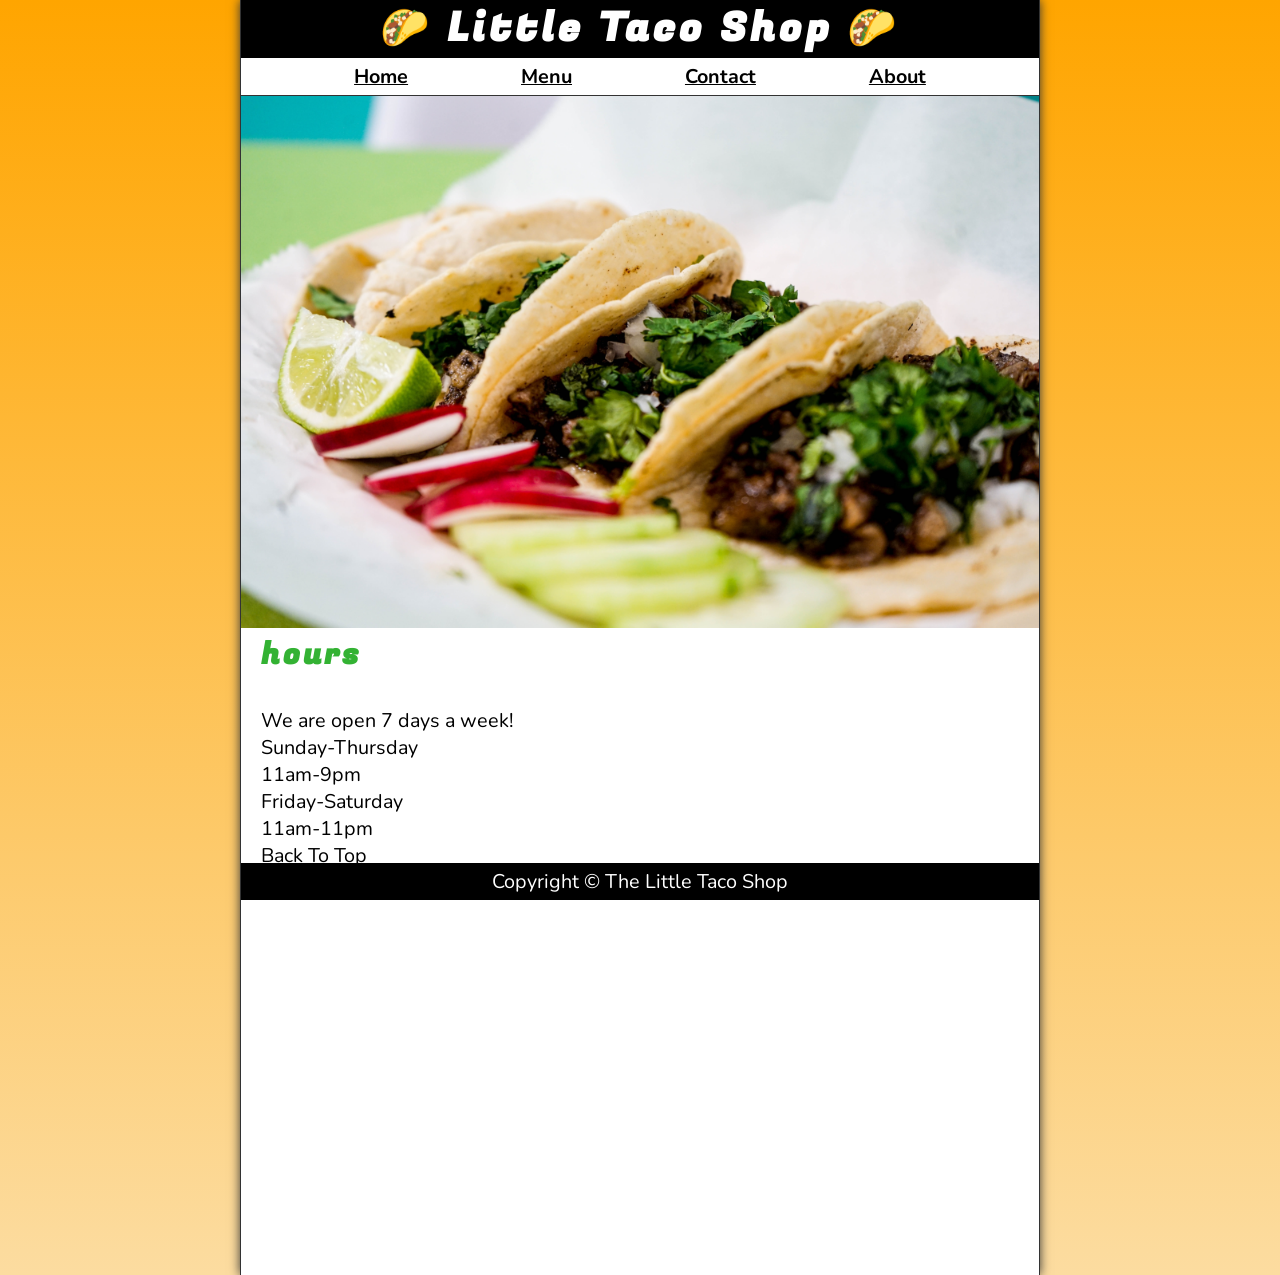
<file: project-2/hours.html>
<!DOCTYPE html>
<html lang="en">

<head>
    <meta charset="UTF-8">
    <meta name="viewport" content="width=device-width, initial-scale=1.0">
    <meta name="author" content="Yash Jayasaval">
    <meta name="description" content="The official website for The Little Taco Shop">

    <title>LTS - Hours</title>

    <link rel="icon" href="favicon.ico" type="image/x-icon">
    <link rel="stylesheet" href="css/style.css">
</head>

<body>
    <header class="header">
        <h1 class="header__h1">Little Taco Shop</h1>
        <nav class="header__nav">
            <ul class="header__ul">
                <li>
                    <a href="index.html">Home</a>
                </li>
                <li>
                    <a href="index.html#menu">Menu</a>
                </li>
                <li>
                    <a href="contact.html">Contact</a>
                </li>
                <li>
                    <a href="about.html">About</a>
                </li>
            </ul>
        </nav>
    </header>

    <section>
        <figure class="hero">
            <img src="img/tacos_tray_1000x667.png" alt="A Tray of Tasty Tacos" title="We love trays of tacos!"
                width="1000" height="667">
            <figcaption class="off-screen">
                A Tray of Tasty Tacos
            </figcaption>
        </figure>
    </section>

    <main class="main">
        <h2 class="main__h2">hours</h2>
        <article class="main__article">
            <p>
                We are open 7 days a week!
            </p>
            <dl>
                <dt>Sunday-Thursday</dt>
                <dd>11am-9pm</dd>
                <dt>Friday-Saturday</dt>
                <dd>11am-11pm</dd>
            </dl>
            <p>
                <a href="#">Back To Top</a>
            </p>
        </article>
    </main>

    <footer class="footer">
        <p>
            <span class="nowrap">Copyright &copy; <time id="year"></time></span>
            <span class="nowrap"> The Little Taco Shop</span>
        </p>
    </footer>
</body>

</html>
</file>
<file: project-1/css/style.css>
@import url('https://fonts.googleapis.com/css2?family=Josefin+Sans:wght@100..700&display=swap');

/* CSS Reset */
* {
    margin: 0;
    padding: 0;
    box-sizing: border-box;
}

img {
    max-width: 100%;
    height: auto;
    display: block;
}

/* Variables */
:root {
    /* General */
    --HEADER-BG-COLOR: #232020;
    --HEAD-BG-COLOR: #eef0f2;
    --NAV-BG-COLOR: #eef0f2;
    --LIGHT-COLOR: #eef0f2;
    --DARK-COLOR: #232020;
    --FOOTER-BG-COLOR: #232020;

    /* Card */
    --CARD-BORDER-COLOR: #635d5c;
    --CARD-BG-COLOR: #dce0d9;
    --CARD-CAPTION-BG-COLOR: #6b0f1a;
}

/* Utility classes */
.nowrap {
    white-space: nowrap;
}

/* Gneral Styling */
html {
    scroll-behavior: smooth;
}

body {
    font-family: "Josefin Sans", sans-serif;
    font-size: 1.3rem;
    min-height: 100vh;
    display: flex;
    flex-flow: column nowrap;
    justify-content: space-between;
}

header {
    padding: 0.6rem;
    background-color: var(--HEADER-BG-COLOR);
    position: sticky;
    top: 0;
}

header h1 {
    /* padding: 0.5rem 0rem 0.5rem 0rem; */
    padding: 0.5rem;
    border-radius: 2rem;
    background-color: var(--HEAD-BG-COLOR);
    text-align: center;
    text-decoration: underline;
}

header nav {
    margin-top: 0.6rem;
    padding: 0.5rem;
    border-radius: 1.5rem;
    min-width: 100%;
    background-color: var(--NAV-BG-COLOR);
    display: flex;
    justify-content: space-evenly;
}

nav a {
    padding: 0.25rem;
    border-radius: 0.5rem;
    text-decoration: none;
    border: 1px solid var(--DARK-COLOR);
    color: var(--DARK-COLOR);
    
}

nav a:hover, nav a:focus {
    background-color: var(--DARK-COLOR);
    color: var(--LIGHT-COLOR);
}

/* Profile Card Rules */
.container {
    padding: 1rem;
    display: flex;
    flex-flow: row wrap;
    flex-grow: 1;
    justify-content: center;
    align-items: center;
    gap: 1rem;
}

.card {
    scroll-margin-top: 10rem;
    border: 3px solid var(--CARD-BORDER-COLOR);
    border-radius: 1.5rem;
    display: grid;
    background-color: var(--CARD-BG-COLOR);
}

.card:target {
    box-shadow: 0 0 9px var(--DARK-COLOR);
}

.card figure {
    margin: 0.75rem;
}


.card img {
    /* padding: 1rem; */
    border-radius: 50%;
    border: 2px solid var(--DARK-COLOR);
}

.card figcaption , .card p {
    margin-top: min(0.6rem, 4vh);
    padding: 0.25rem 0;
    border:1.5px solid var(--DARK-COLOR);
    border-radius: 1rem;
    text-align: center;
    background-color: var(--CARD-CAPTION-BG-COLOR);
    color: var(--LIGHT-COLOR);
}

.card p::before {
    content: 'Role: ';
}

footer {
    background-color: var(--FOOTER-BG-COLOR);
    min-height: 3rem;
    display: flex;
    justify-content: center;
    align-items: center;
    column-gap: min(2rem , 5%);
}

footer h3 {
    color: var(--LIGHT-COLOR);
}

footer a {
    padding: 0.5rem;
    border-radius: 1.5rem;
    background-color: var(--LIGHT-COLOR);
    color: #232020;
    text-decoration: none;
}

footer a:hover, footer a:focus {
    text-decoration: underline;
}

/* My Copyright Name */
.copyright {
    margin-left: 0.5rem;
}

.copyright a:any-link {
    color: var(--DARK-COLOR);
    text-decoration: underline;
    font-weight: 600;
}


/* Media Queries */
@media screen and (min-width: 576px) {
    .card {
        scroll-margin-top: 8rem;
        width: 400px;
        height: auto;
    }
}

@media screen and (min-width: 768px) {
    .card {
        scroll-margin-top: 9rem;
        width: 350px;
        height: auto;
    }
}

@media screen and (min-width: 1280px) {
    /* header nav {
        display: none;
    } */

    .container {
        flex-flow: row nowrap;
    }
}
</file>
<file: project-2/css/style.css>
/* @import url('https://fonts.googleapis.com/css2?family=Fugaz+One&family=Nunito:ital,wght@0,200..1000;1,200..1000&display=swap'); */
@import url('https://fonts.googleapis.com/css2?family=Fugaz+One&family=Nunito:ital,wght@0,200..1000;1,200..1000&display=swap');

/* || RESET */
* {
    margin: 0;
    padding: 0;
    box-sizing: border-box;
}

img {
    display: block;
    width: 100%;
    height: auto;
}

/* Variables */
:root {
    /* FONTS */
    --FF: "Nunito", sans-serif;
    --FF-HEADINGS: "Fugaz One", cursive;
    --FS: clamp(1rem, 2.2vh, 1.5rem);

    /* COLORS */
    --BG-COLOR-FADE: rgb(252, 220, 160);
    --BG-COLOR: orange;
    --BGIMAGE: linear-gradient(to bottom, var(--BG-COLOR), var(--BG-COLOR-FADE));
    --BODY-BGCOLOR: #fff;
    --BORDER-COLOR: #333;
    --FONT-COLOR: #000;
    --HEADER-BGCOLOR: #000;
    --HEADER-COLOR: #fff;
    --HERO-BGCOLOR: rgba(51, 178, 51, 0.75);
    --HERO-COLOR: #fff;
    --HIGHLIGHT-COLOR: rgb(51, 178, 51);
    --LINK-ACTIVE: orange;
    --LINK-COLOR: #000;
    --LINK-HOVER: hsla(0, 0%, 0%, 0.6);
    --NAV-BGCOLOR: #fff;

    /* BORDERS */
    --BORDERS: 1px solid var(--BORDER-COLOR);
    --BORDER-RADIUS: 15px;

    /* || STANDARD PADDING */
    --PADDING-TB: 0.25em;
    --PADDING-SIDE: 2.5%;

    /* || STANDARD MARGIN */
    --MARGIN: clamp(1em, 2.5vh, 1.5em) 0;

}

@media (prefers-color-scheme: dark) {
    :root {
        --BG-COLOR-FADE: gray;
        --BG-COLOR: #000;
        --BODY-BGCOLOR: #333;
        --BORDER-COLOR: whitesmoke;
        --FONT-COLOR: whitesmoke;
        --HEADER-COLOR: whitesmoke;
        --HERO-COLOR: #333;
        --HIGHlight-COLOR: whitesmoke;
        --LINK-ACTIVE: rgb(252, 200, 103);
        --LINK-COLOR: whitesmoke;
        --LINK-HOVER: orange;
        --NAV-BGCOLOR: rgb(20, 20, 20);

    }
}


/* || UTILITY CLASSES  */
.off-screen {
    position: absolute;
    left: -10000px;
}

.nowrap {
    white-space: nowrap;
}

.center {
    text-align: center;
}


/* || GENERAL STYLES  */

html {
    scroll-behavior: smooth;
    font-size: var(--FS);
    font-family: var(--FF);
    background-color: var(--BG-COLOR);
    background-image: var(--BGIMAGE);
}

body {
    background-color: var(--BODY-BGCOLOR);
    color: var(--FONT-COLOR);
    min-height: 100vh;
    max-width: 800px;
    margin: 0 auto;
    border-left: var(--BORDERS);
    border-right: var(--BORDERS);
    box-shadow: 0 0 10px var(--BORDER-COLOR);
}

h1,
h2,
h3 {
    font-family: var(--FF-HEADINGS);
    letter-spacing: 0.1em;
}

h2,
h3 {
    margin-bottom: 1em;
    color: var(--HIGHLIGHT-COLOR);
}

p {
    list-style: 1.5;
}

a:any-link {
    color: var(--LINK-COLOR);
}

a:hover,
a:focus-visible {
    color: var(--LINK-HOVER);
}

a:active {
    color: var(--LINK-ACTIVE);
}

/* || HEADER */

.header {
    position: sticky;
    top: 0;
    z-index: 1;
}

.header__h1 {
    text-align: center;
    background-color: var(--HEADER-BGCOLOR);
    color: var(--HEADER-COLOR);
    padding: var(--PADDING-TB), var(--PADDING-SIDE);
}

.header__nav {
    background-color: var(--NAV-BGCOLOR);
    border-bottom: var(--BORDERS);
    font-weight: bold;
    box-shadow: 0 6 5px -5px var(--BORDER-COLOR);
}

.header__ul {
    padding: var(--PADDING-TB) var(--PADDING-SIDE);
    list-style-type: none;
    display: flex;
    justify-content: space-evenly;
    gap: 1rem;
}

/* || HERO */

.hero {
    position: relative;
}

.hero__h2 {
    background-color: var(--HERO-BGCOLOR);
    color: var(--HERO-COLOR);
    padding: 0.25em 0.5em;
    letter-spacing: 0.1em;
    text-shadow: 2px 2px 5px var(--BORDER-COLOR);
    position: absolute;
    top: -100px;
    left: 20px;
    animation: showWelcome 0.5s ease-in-out 1s forwards;
}

@keyframes showWelcome {
    0% {
        top: -20px;
        transform: skew(0deg, -5deg) scaleY(0);
    }

    80% {
        top: 30px;
        transform: skew(10deg, -5deg) scale(1.2);
    }

    100% {
        top: 20px;
        transform: skew(-10deg, -5deg) scale(1);
    }
}

/* || FOOTER */

.footer {
    position: sticky;
    bottom: 0;
    background-color: var(--HEADER-BGCOLOR);
    color: var(--HEADER-COLOR);
    padding: var(--PADDING-TB) var(--PADDING-SIDE);
    text-align: center;
}

/* || MAIN */

.main {
    padding: var(--PADDING-TB) var(--PADDING-SIDE);
}

.main__article {
    scroll-margin-top: 6.5rem;
    margin: var(--MARGIN);
}

.main__article:first-child {
    margin-top: 1rem;
}

.main__article:last-child {
    min-height: calc(100vh - 20rem);
}

/* || ABOUT */

.about__trivia {
    margin: var(--MARGIN);
}

.about__trivia-answer {
    margin-top: 1em;
}

/* || CONTACT */

.contact__h2 {
    margin: 0;
}

.contact__fieldset {
    border: none;
}

.contact__p {
    margin: 1em 0;
}

.contact__label {
    display: block;
    font-weight: bold;
}

.contact__input,
.contact__textarea {
    border: 2px solid black;
    padding: 0.5rem;
    border-radius: var(--BORDER-RADIUS);
    border-width: 2px;
    width: 100%;
}

.contact__button {
    border: 2px solid #000;
    padding: 0.5em;
    border-radius: var(--BORDER-RADIUS);
    background-color: var(--HIGHLIGHT-COLOR);
    color: var(--HEADER-COLOR);
}

/* || TABLE */

thead,
tbody,
tfoot,
tr {
    display: contents;
}

.menu__container {
    display: grid;
    grid-template-columns: repeat(3, 1fr);
    grid-template-areas:
        "hd1 hd2 hd3"
        "cr cr1 cr1p"
        "cr cr2 cr2p"
        "cr cr3 cr3p"
        "sf sf1 sf1p"
        "sf sf2 sf2p"
        "sf sf3 sf3p"
        "cs cs cs";
    gap: 0.1em;
    margin-bottom: 1em;
}

.menu__cr {
    grid-area: cr;
}

.menu__sf {
    grid-area: sf;
}

.menu__cs {
    grid-area: cs;
}

.menu__cr,
.menu__sf,
.menu__cs,
.menu__header {
    color: var(--HIGHLIGHT-COLOR);
    font-weight: bold;
    height: 100%;
    display: grid;
    place-content: center;
}

.menu__header {
    border-bottom: var(--BORDERS);
}

.menu__header,
.menu__item {
    width: 100%;
    padding: 1em;
    border: medium ridge var(--BORDER-COLOR);
}

.menu__item {
    display: grid;
    place-content: center;
}

thead th:first-child {
    border-top-left-radius: var(--BORDER-RADIUS);
}

thead th:last-child {
    border-top-right-radius: var(--BORDER-RADIUS);
}

tfoot td {
    border-bottom-left-radius: var(--BORDER-RADIUS);
    border-bottom-right-radius: var(--BORDER-RADIUS);
}

@media screen and (min-width: 576px) {
    .header__h1::before {
        content: '🌮 '
    }

    .header__h1::after {
        content: ' 🌮'
    }

    .menu__header,
    .menu__cr,
    .menu__sf,
    .menu__cs {
        font-size: 125%;
    }
}
</file>
<file: project-3/css/style.css>
@import url('https://fonts.googleapis.com/css2?family=Bebas+Neue&family=Pixelify+Sans:wght@400..700&display=swap');

/* || CSS RESET */
* {
    margin: 0;
    padding: 0;
    box-sizing: border-box;
}

img {
    display: block;
    height: 100%;
    width: auto;
}

/* VARIABLES */
:root {
    --FF: "Bebas Neue", sans-serif;
    --FF-GAME-TITLE: "Pixelify Sans", sans-serif;
    --BODY-BGCOLOR: #fff;
    /* #011627 --> try this as well*/
}

/* || UTILITY CLASSES */
off-screen {
    position: absolute;
    left: -10000px;
}

.nowrap {
    white-space: nowrap;
}

/* || GENERAL STYLING */
html {
    scroll-behavior: smooth;
}

body {
    min-height: 100vh;
    font-family: var(--FF);
    letter-spacing: 0.1em;

    display: flex;
    flex-flow: column nowrap;
    justify-content: space-between;
}

main {
    flex-grow: 1;
    display: flex;
    flex-flow: column nowrap;

}

.header {
    padding-top: 0.5rem;
    font-size: clamp(1rem, 3vh, 1.5rem);
    text-align: center;
    background-color: #333;
}

.header__h1 {
    color: whitesmoke;
}

/* My Copyright Name */
.header__h1::before {
    font-size: 0.5em;
    font-weight: 100;
    content: '\00A9 Yash Jayasaval';
    position: absolute;
    left: 10px;
    top: 10px;
    text-decoration: underline;
    background-color: #fff;
    padding: 0.25rem;
    border: 2px solid crimson;
    border-radius: 10px;
    color: crimson;
}

/* copyright end */

.header__list {
    margin-bottom: 0.25rem;
    display: flex;
    flex-flow: row nowrap;
    justify-content: space-evenly;
}

.header__list a:any-link {
    padding: 0.4rem;
    background-color: #fff;
    border: 2px solid #000;
    border-radius: 16px;
    text-decoration: none;
    color: crimson;
}

.header__list a:hover {
    background-color: crimson;
    color: white;

    transition: all 0.25s ease-in-out;
}

.container {
    margin: 1rem;
    display: flex;
    flex-flow: row nowrap;
    justify-content: space-around;
    align-items: center;
    gap: 0.8rem;
    flex-grow: 1;
}

.card {
    border: 2px solid #000;
    border-radius: 8rem;
    height: 80vh;
    flex-grow: 1;
    background-color: transparent;
    background-size: cover;
    background-position: center;
    background-repeat: no-repeat;
    position: relative;

}

.game-1 {
    background-image: url('../img/arthur-morgan-red-dead-redemption-2-rockstar-games-3840x2160-9051.jpg');
}

.game-2 {
    background-image: url('../img/doom-the-dark-ages-3840x2160-26843.jpg');
}

.game-3 {
    background-image: url('../img/elden-ring-shadow-3840x2160-15243.jpg');
}

.game-4 {
    background-image: url('../img/ghost-of-tsushima-3840x2160-12072.jpg');
}

.game-5 {
    background-image: url('../img/god-of-war-ragnarok-kratos-freya-atreus-2022-games-3840x2160-8677.jpg');
}

.game-6 {
    background-image: url('../img/the-last-of-us-part-ii-ellie-playstation-4-2020-games-3840x2160-1879.jpg');
}

.card:is( :focus, :target) {
    animation: card-slide 1s ease-in-out forwards 0.1s alternate;
}

@keyframes card-slide {
    0% {
        width: 0;
    }

    100% {
        width: 50vw;
        border-radius: 1rem;
    }
}

.card__heading {
    position: absolute;
    bottom: 0px;
    font-family: var(--FF-GAME-TITLE);
    background-color: #fff;
    border: 2px solid crimson;
    border-radius: 1rem;
    margin: 0.5rem;
    padding: 0.5rem;
    color: crimson;

    opacity: 0;
    transform: scale(0);
}

.card:is( :focus, :target) .card__heading {
    opacity: 1;
    left: 0;
    transform: scale(1);
    transition: all 0.2s ease-out 0.8s;
}

@media screen and (max-width: 800px) {
    .header__h1::before {
        top: 100vh;
    }
}
</file>
<file: project-4/css/style.css>
@import url("https://fonts.googleapis.com/css2?family=Playfair+Display+SC:wght@700&display=swap");

@import url('https://fonts.googleapis.com/css2?family=Roboto:ital,wght@0,100..900;1,100..900&display=swap');

/* || CSS RESET */
* {
    margin: 0;
    padding: 0;
    box-sizing: border-box;

    scroll-margin-top: 2rem;
}

img {
    width: 100%;
    height: auto;
    display: block;
}

/* || VARIABLES */
:root {
    --FF-MAIN: "Playfair Display SC", serif;
    --FF-PARAGRAPH: "Roboto", sans-serif;

    /* header */
    --HEADER-BGCOLOR: #100e0f;
    --HEADER-FF: Verdana, Geneva, Tahoma, sans-serif;

    /* hero */
    --HERO-BGCOLOR: #100e0f;
}

/* || UTILITY CLASSES */
.offscreen {
    position: absolute;
    left: -10000px;
}

.nowrap {
    white-space: nowrap;
}

/* || GENERAL Styling */

html {
    scroll-behavior: smooth;
}

body {
    font-family: var(--FF-MAIN);
    background-color: #100e0f;
    color: #fff;

}

.header {
    display: flex;
    flex-flow: row nowrap;
    align-items: center;
    background-color: var(--HEADER-BGCOLOR);
}

.logo {
    width: 100px;
    margin: 0.5rem 0 0.5rem 0.5rem;
    border: 2px solid #fff;
    border-radius: 1rem;
    box-shadow: 0 0 5px 0.75px hsla(0, 0%, 96%, 0.596);
}

.header__nav {
    flex-grow: 1;
    display: flex;
    flex-flow: row wrap;
    justify-content: space-evenly;
}

.header__nav a:any-link {
    font-family: sans-serif;
    text-decoration: none;
    color: #fff;
}

.header__nav a:hover , .header__nav a:focus {
    text-decoration: underline;
    text-underline-offset: 5px;
}

.hero {
    height: calc(100vh - 97px);
    display: flex;
    flex-flow: row nowrap;
    justify-content: center;
    align-items: center;
    position: relative;
    background-color: var(--HERO-BGCOLOR);
}

.hero img {
    width: 300px;
}

.hero h1 {
    color: #fff;
    font-size: 2.5em;
}

.hero__top {
    position: absolute;
    top: 13.34vh;
}

.hero__bottom {
    position: absolute;
    bottom: 13.34vh;
}

.btn {
    text-decoration: none;
    color: #000;
    background-color: goldenrod;
    padding: 0.25rem 0.35rem;
    border-radius: 10px;
    width: fit-content;
}

.hero__btn {
    position: absolute;
    bottom: 6.67vh;
}

/* || Slide Setting */
.slide {
    display: flex;
    flex-flow: row wrap;
    justify-content: center;
    align-items: center;
}

.slide-img {
    width: 60vw;
}

.slide_content {
    padding: 1rem;
    color: white;
}

.slide_content__p {
    font-family: sans-serif;
}

.slide-btn {
    display: block;
    width: fit-content;
    margin-top: 1rem;
}

/* Slide - 1 */

.slide_content__h1 {
    font-size: 2.5em;
    text-underline-offset: 6px;
}

.slide--1__h1 {
    text-decoration: underline;
}

/* Slide - 2 */

.slide--2 {
    margin-top: 3rem;
}

.slide--2__h1 {
    line-height: 1;
}

/* || PRODUCTS SECTION */

.products {
    margin-top: 3rem;
    border-bottom: 2px solid goldenrod;
}

.products h1 {
    text-align: center;
    text-decoration: underline;
    text-underline-offset: 5px;
}

.container {
    margin: 2rem auto;
    margin-top: 120px;
    display: flex;
    flex-flow: row wrap;
    justify-content: space-evenly;
    align-items: center;
    gap: 10rem 3rem;
}

.card {
    width: 270px;
    height: 450px;
    border: 2px solid goldenrod;
    border-radius: 1rem;
    display: flex;
    flex-flow: column nowrap;
    justify-content: space-evenly;
    align-items: center;
    position: relative;

    padding-top: 5rem;

    box-shadow: 0 0 10px 1px hsla(43, 74%, 49%, 0.721);
}

.card__img {
    position: absolute;
    top: -70px;
    width: 140px;
    height: 140px;
    border: 2px solid;
    border-radius: 50%;
    background-color: #fff;
    background-image: url(../Images/1.png);
    background-position: center;
    background-size: contain;
    background-repeat: none;
}

.card--1__img {
    background-image: url(../Images/1.png);
}

.card--2__img {
    background-image: url(../Images/3.png);
}

.card--3__img {
    background-image: url(../Images/4.png);
}

.card ul {
    list-style: none;
    font-family: var(--FF-PARAGRAPH);
}

.card li {
    margin-top: 1.5rem;
}

/* || FOOTER */

footer {
    border-bottom: 2px solid goldenrod;
}

.details-container {
    margin: 50px auto;
    min-height: 60vh;
    display: flex;
    flex-flow: row wrap;
    justify-content: space-evenly;
    align-items: center;
    gap: 3rem;

}

.details {
    width: 270px;
    text-align: center;
    font-family: var(--FF-PARAGRAPH);
    line-height: 1.3;
}

.details h1 {
    margin-bottom: 1rem;
}

.color {
    color: goldenrod;
}

/* Copyright */
.copyright {
    margin: 1rem;
    font-family: var(--FF-PARAGRAPH);
    text-align: center;
    font-weight: bold;
}

/* || Media Queries for responsive design */

/* Large Mobiles */
@media screen and (min-width: 640px) {

    body {
        font-size: 1.35em;
    }

    main {
        margin: 0 0.25rem;
    }


    .logo {
        width: 120px;
        margin: 0.75rem 0 0.75rem 0.75rem;
    }
}

/* || Laptop Screens */
@media screen and (min-width: 1024px) {
    .slide {
        flex-flow: row nowrap;
        justify-content: space-evenly;
        min-height: 80vh;
    }

    .slide_content {
        width: 40vw;
    }

    .slide-img {
        width: 40%;
    }

    .slide--2 img {
        max-width: 550px;
        order: 1;
    }

    .card {
        width: 350px;
    }
}
</file>
<file: project-5/css/style.css>
@import url("https://fonts.googleapis.com/css2?family=Playfair+Display&display=swap");

@import url('https://fonts.googleapis.com/css2?family=Roboto:ital,wght@0,100..900;1,100..900&display=swap');


/* || CSS RESET */
* {
    margin: 0;
    padding: 0;
    box-sizing: border-box;
}

img {
    display: block;
    width: 100%;
    height: auto;
}

/* || VARIABLES */
:root {
    /* fonts */
    --MAIN-FF: "Playfair Display SC", serif;
    --NORMAL-FF: "Roboto", sans-serif;

    /* colors */
    --MAIN-COLOR: #e3e8e4;
    --PRIMARY-COLOR: #363636;
    --BACKGROUND-COLOR: #e3e8e4;

}

/* || UTILITY CLASSES */
.offscreen {
    position: absolute;
    left: -10000px;
}

.nowrap {
    white-space: nowrap;
}

.text-center {
    text-align: center;
    padding: 0 1rem;
}

/* GENERAL-STYLING */
html {
    scroll-behavior: smooth;
}

body {
    font-family: var(--MAIN-FF);
}

.btn {
    color: var(--MAIN-COLOR);
    background-color: var(--PRIMARY-COLOR);
    padding: 0.4rem 1.25rem;
    text-align: center;
    border-radius: 1rem;
    font-family: var(--NORMAL-FF);
    text-decoration: none;
    width: fit-content;
}

.btn:hover {
    text-decoration: underline;
    text-underline-offset: 3px;

}

.highlight {
    color: #b0b0b0;
}

.normal-link {
    color: var(--PRIMARY-COLOR);
    text-decoration: none;
}

.normal-link:hover {
    text-decoration: underline;
    text-underline-offset: 5px;

}

.copyright {
    color: white;
    background-color: #333;
    text-align: center;
    padding: 0.5rem;
    text-decoration: underline;
    text-underline-offset: 5px;
}

/* || HEADER-STYLING */
.header_container {
    margin: 0.5rem;
    height: 10vh;
    display: flex;
    justify-content: space-between;
    align-items: center;
    gap: 0.5rem;
}

.logo {
    height: 100%;
    width: auto;
    border: 2px solid var(--PRIMARY-COLOR);
    border-radius: 1rem;
}

.header__nav {
    display: flex;
    flex-flow: row wrap;
    justify-content: space-evenly;
    align-items: center;
    gap: 0.5rem 0.75rem;
    font-size: 1.1rem;
}

.header__nav a:any-link {
    color: var(--PRIMARY-COLOR);
    text-decoration: none;
}

.header__nav a:is(:hover, :focus) {
    text-decoration: underline;
    text-underline-offset: 5px;
}

/* || HERO-SECTION STYLING */

.hero {
    display: flex;
    flex-flow: row wrap;
    justify-content: center;
    row-gap: 1.5rem;
}

.hero__right {
    display: flex;
    flex-flow: column nowrap;
    justify-content: center;
    align-items: center;
    row-gap: 1.5rem;
    width: 100%;

}

.hero__img {
    width: 300px;
    height: 300px;
    border: 2px solid;
    border-radius: 50%;
    background-color: var(--BACKGROUND-COLOR);
    background-image: url("../img/3.png");
    background-position: bottom;
    background-size: cover;
}

.hero__stats {
    display: flex;
    ;
    flex-flow: row nowrap;
    justify-content: space-between;
    gap: 2rem;
}

.hero__stats h1 {
    position: relative;
}

.hero__stats--review::after {
    position: absolute;
    content: 'Premium Product';
    font-family: var(--NORMAL-FF);
    font-size: 0.75rem;
    bottom: -30px;
    left: 0;
    text-align: center;
}

.review-product::after {
    content: 'Premium Product';
}

.review-customer::after {
    content: 'Happy Customers';
}

.review-awards::after {
    content: 'Award Winnings';
}

.hero__content {
    margin: 1rem;
    display: flex;
    flex-flow: column nowrap;
    row-gap: 1rem;

    text-align: justify;
}

.hero__links {
    display: inline-flex;
    align-items: center;
    column-gap: 1rem;
}

/* || PRODUCT-SECTION STYLING */

.product-section h1 {
    text-align: center;
}

.product-list {
    margin-top: 3rem;
    display: flex;
    flex-flow: row wrap;
    justify-content: space-evenly;
    align-items: center;
    row-gap: 3rem;
}

.product__card {
    display: flex;
    flex-flow: column nowrap;
    justify-content: center;
    align-items: center;
    width: 300px;
}

.product__card__img {
    background-color: var(--BACKGROUND-COLOR);
    height: 300px;
    width: 80%;
    border-radius: 50% 50% 0 0;
}

.product__card__details {
    flex-grow: 1;
    color: white;
    background-color: var(--PRIMARY-COLOR);
    width: 100%;
    height: 120px;
    display: flex;
    flex-flow: column nowrap;
    justify-content: center;
    align-items: center;
    row-gap: 1rem;
}

.product-section__btn {
    margin-top: 1rem;
    display: flex;
    justify-content: center;
    align-items: center;
    column-gap: 1.25rem;
}

.product-section__btn button {
    font-size: 1.5rem;
    border: none;
    background: none;
}

.product-section__btn button:is(:hover, :focus, :active) {
    font-weight: bolder;
    transform: scaleX(1.15);
}

/* || PANEL-SCECTION-STYLING */
.panel-section {
    margin-top: 2rem;
    display: flex;
    flex-flow: row wrap;
    justify-content: center;
    align-items: center;

    row-gap: 3rem;
}

.panel__img-container {
    position: relative;
}

.panel__img-layer {
    width: 350px;
    height: 350px;
    background-color: var(--BACKGROUND-COLOR);
    border-radius: 100%;
}

.panel__img-container img {
    position: absolute;
    top: -50px;
}

.panel__details {
    padding: 1rem 0;
    display: flex;
    flex-flow: column nowrap;
    row-gap: 0.75rem;
    justify-content: center;
    align-items: center;
}

.panel__cards-container {
    padding-top: 1rem;
    display: grid;
    grid-template-columns: repeat(2, 175px);
    grid-template-rows: repeat(2, 150px);
    grid-gap: 0.5rem;
}

.panel__card {
    padding: 0.5rem;
    display: flex;
    flex-flow: column nowrap;
    justify-content: space-evenly;
}

.panel__card h1 {
    font-family: var(--NORMAL-FF);
    font-size: 1.25rem;
}

.panel__card p {
    color: gray;
}

.panel__card--star {
    background-color: var(--BACKGROUND-COLOR);
    position: relative;
}

.panel__card--star::before {
    content: '\2605';
    position: absolute;
    padding: 0.25rem;
    color: var(--BACKGROUND-COLOR);
    background-color: var(--PRIMARY-COLOR);
    border-radius: 50%;
    height: 20px;
    width: 20px;
    left: -0.75rem;
    top: -0.75rem;
    display: flex;
    justify-content: center;
    align-items: center;
}

.panel__img-layer--2 {
    border-radius: 40% 40% 100% 100%;
}

/* || Footer - Styling */
.footer {
    width: 100%;
    min-height: 55Vh;
    display: flex;
    flex-flow: row wrap;
    justify-content: space-evenly;
    align-items: center;
    background-color: #333;
    color: whitesmoke;
}

.footer__details {
    display: flex;
    flex-flow: column nowrap;
    text-align: center;
    row-gap: 0.5rem;
}

.footer__details p {
    font-family: var(--NORMAL-FF);
    font-size: 0.9rem;
}

.footer__links {
    display: flex;
    flex-flow: row nowrap;
    padding: 0.25rem;
    column-gap: 0.5rem;
}

.footer__links__card {
    display: flex;
    flex-flow: column nowrap;
    justify-content: center;
    align-items: center;
    row-gap: 0.5rem;
}

.footer__links__card h1 {
    font-size: 1.75rem;
    padding-bottom: 0.5rem;
}

.footer__links__card a:any-link {
    color: whitesmoke;
    text-decoration: none;
}

.footer__links__card a:is(:hover, :focus, :active) {
    text-decoration: underline;
    text-underline-offset: 5px;
}

/* || MEDIA-QUERIES */
@media screen and (min-width: 750px) {

    /* HEADER-STYLING */
    .header {
        display: flex;
        flex-flow: row nowrap;
        justify-content: center;
        align-items: center;
    }

    .header__nav {
        gap: 2rem;
    }

    /* HERO-STYLING */
    .header_container {
        min-width: 80vw;
    }

    .hero {
        flex-flow: row nowrap;
        column-gap: 1rem;
        margin-top: 1.5rem;
        margin-bottom: 3rem;
        justify-content: space-evenly;
    }

    .hero__img {
        height: 250px;
        width: 250px;
    }

    .hero__right {
        order: 1;
    }

    .hero__content {
        justify-content: center;
    }

    /* || PANEL-SCECTION-STYLING */
    .panel-section {
        flex-flow: row nowrap;
        column-gap: 1rem;
        justify-content: space-evenly;
        align-items: center;
    }

    .img-pos-right {
        order: 1;
    }

    .panel__img-layer {
        width: 300px;
        height: 300px;
    }

    .panel__details {
        max-width: 55vw;
    }

    .panel__cards-container {
        grid-template-columns: repeat(2, 1fr);
        grid-gap: 1rem;
    }

    /* || FOOTER-STYLING */
    .footer {
        margin-top: 2rem;
        flex-flow: row nowrap;
        column-gap: 1rem;
    }

    .footer__details {
        max-width: 400px;
    }

    .footer__links {
        gap: 2rem;
        padding: 1rem;
    }
}


@media screen and (min-width: 900px) {

    /* || HEADER STYLING */
    .header__nav {
        gap: 3.5rem;
    }

    /* HERO STYLING */
    .hero__right {
        max-width: 420px;
    }

    .hero__content {
        max-width: 450px;
        row-gap: 2rem;
    }

    .hero__img {
        width: 300px;
        height: 300px;
    }

    /* PRODUCT-SECTION-STYLING */
    .product-section {
        padding-top: 1rem;
        display: flex;
        flex-flow: column nowrap;
        justify-content: space-evenly;
        align-items: center;
        gap: 1rem;
    }

    .product-list__container {
        display: block;
        width: 100%;
    }

    .product-list {
        margin-top: 2rem;
        flex-flow: row nowrap;
        justify-content: space-evenly;
        align-items: center;
    }

    .product__card {
        transform: scale(0.90);
    }

    /* PANEL-SECTION- STYLING */
    .panel__img-container {
        padding-left: 1rem;
    }

    .panel__img-container img {
        left: 8px;
    }

    .panel__img-layer {
        width: 340px;
        height: 340px;
    }

    .panel__details {
        max-width: 616px;
        padding: 1rem;
    }
}

@media screen and (min-width: 992px) {

    .product__card {
        transform: scale(1);
    }
}
</file>
<file: project-6/style.css>
* {
    margin: 0;
    padding: 0;
    box-sizing: border-box;

}

/* || Variables  */
:root {
    --BODY-BGCOLOR: #EBF5EE;
    --BOX-BGCOLOR: #F9F9F9;
    --BOX-X-BGCOLOR: #C1292E;
    --BOX-O-BGCOLOR: #004BA8;
    --RESET-BTN-BGCOLOR: #FDE74C;

    /* F9F9F9 */
}

body {
    background-color: var(--BODY-BGCOLOR);
}

.title {
    margin: 1rem 0;
    text-align: center;
    text-decoration: underline;
    text-underline-offset: 5px;
}

.winner-announce {
    text-align: center;
    display: none;
    margin: 1rem 0;
    font-size: 2rem;
}

.container {
    margin-top: 3rem;
    display: flex;
    flex-flow: column nowrap;
    justify-content: center;
    align-items: center;
    row-gap: 1.5rem;
}

.game-container {
    display: grid;
    grid-template-columns: repeat(3,100px);
    grid-template-rows: repeat(3, 100px);
    gap: 1rem;
    place-content: center;
}

.box {
    width: 100px;
    height: 100px;
    font-size: 3rem;
    background-color: var(--BOX-BGCOLOR);
    text-align: center;
    color: white;
    border: 1.5px solid black;
    border-radius: 1rem;

    box-shadow: 0 0 5px -1px rgba(0, 0, 0, 0.7);
}

.btn {
    padding: 0.75rem;
    border: 2px solid black;
    border-radius: 1rem;
    background-color: var(--RESET-BTN-BGCOLOR);

}

#new-game-btn {
    display: none;
}

.copyright {
    text-align: center;
    margin: 1rem;
}
</file>
<file: project-7/style.css>
/* || CSS RESET */
* {
    margin: 0;
    padding: 0;
    box-sizing: border-box;
}

img {
    display: block;
    width: 100%;
    height: auto;
}

body {
    font-family: sans-serif;
    background-color: #F4FAFF;
}

.heading {
    text-align: center;
    margin-top: 1rem;
}

.choices-container {
    margin-top: 2rem;
    display: flex;
    flex-flow: row nowrap;
    justify-content: space-evenly;
    align-items: center;
}

.choice-card {
    max-height: 100%;
    display: flex;
    flex-flow: column nowrap;
    justify-content: space-evenly;
    align-items: center;
    gap: 2rem;
}

.choice {
    width: clamp(100px, 30vw , 250px);
    /* width: 30vw; */
    min-height: clamp(100px, 30vw , 250px);
    border: 2px solid;
    background-image: url('img/rock.png');
    background-position: center;
    background-size: cover;
    border-radius: 50%;
}

.choice:hover {
    box-shadow: 0 0 10px 1px #00171F;
    cursor: pointer;
    transition-property: box-shadow;
    transition-duration: 0.2s;
    transition-timing-function: ease-in-out;
    
}

.rock {
    background-image: url('img/rock.png');
}

.paper {
    background-image: url('img/paper.png');
}

.scissor {
    background-image: url('img/scissors.png');
}

/* Score coard style */
.score-board {
    margin-top: 2rem;
    display: flex;
    flex-flow: row nowrap;
    justify-content: space-evenly;
    text-align: center;
}

.score {
    display: flex;
    flex-flow: column nowrap;
    row-gap: 0.5rem;

    border: 1.5px solid #333;
    padding: 0.5rem;
    border-radius: 1rem;
    color: #333;
    background-color: #084C61;
    background-color: #FFC857;
}

.score p {
    font-size: 1.5rem;
}

.msg-container {
    margin-top: 1.5rem;
    display: flex;
    flex-flow: column nowrap;
    justify-content: space-evenly;
    align-items: center;
    row-gap: 0.5rem;
    text-align: center;
}

.btn {
    display: block;
    margin: 1rem auto;
    font-family: sans-serif;
    font-size: 1.2rem;
    padding: 0.5rem;
    background-color: #FEFFBE;
    border: 2px solid black;
    border-radius: 1rem;
}

.btn:hover {
    box-shadow: 0 0 5px 0px #00171F;
}

.copyright {
    margin-top: 1rem;
    text-align: center;
    text-decoration: underline;
    text-underline-offset: 5px;
}
</file>
